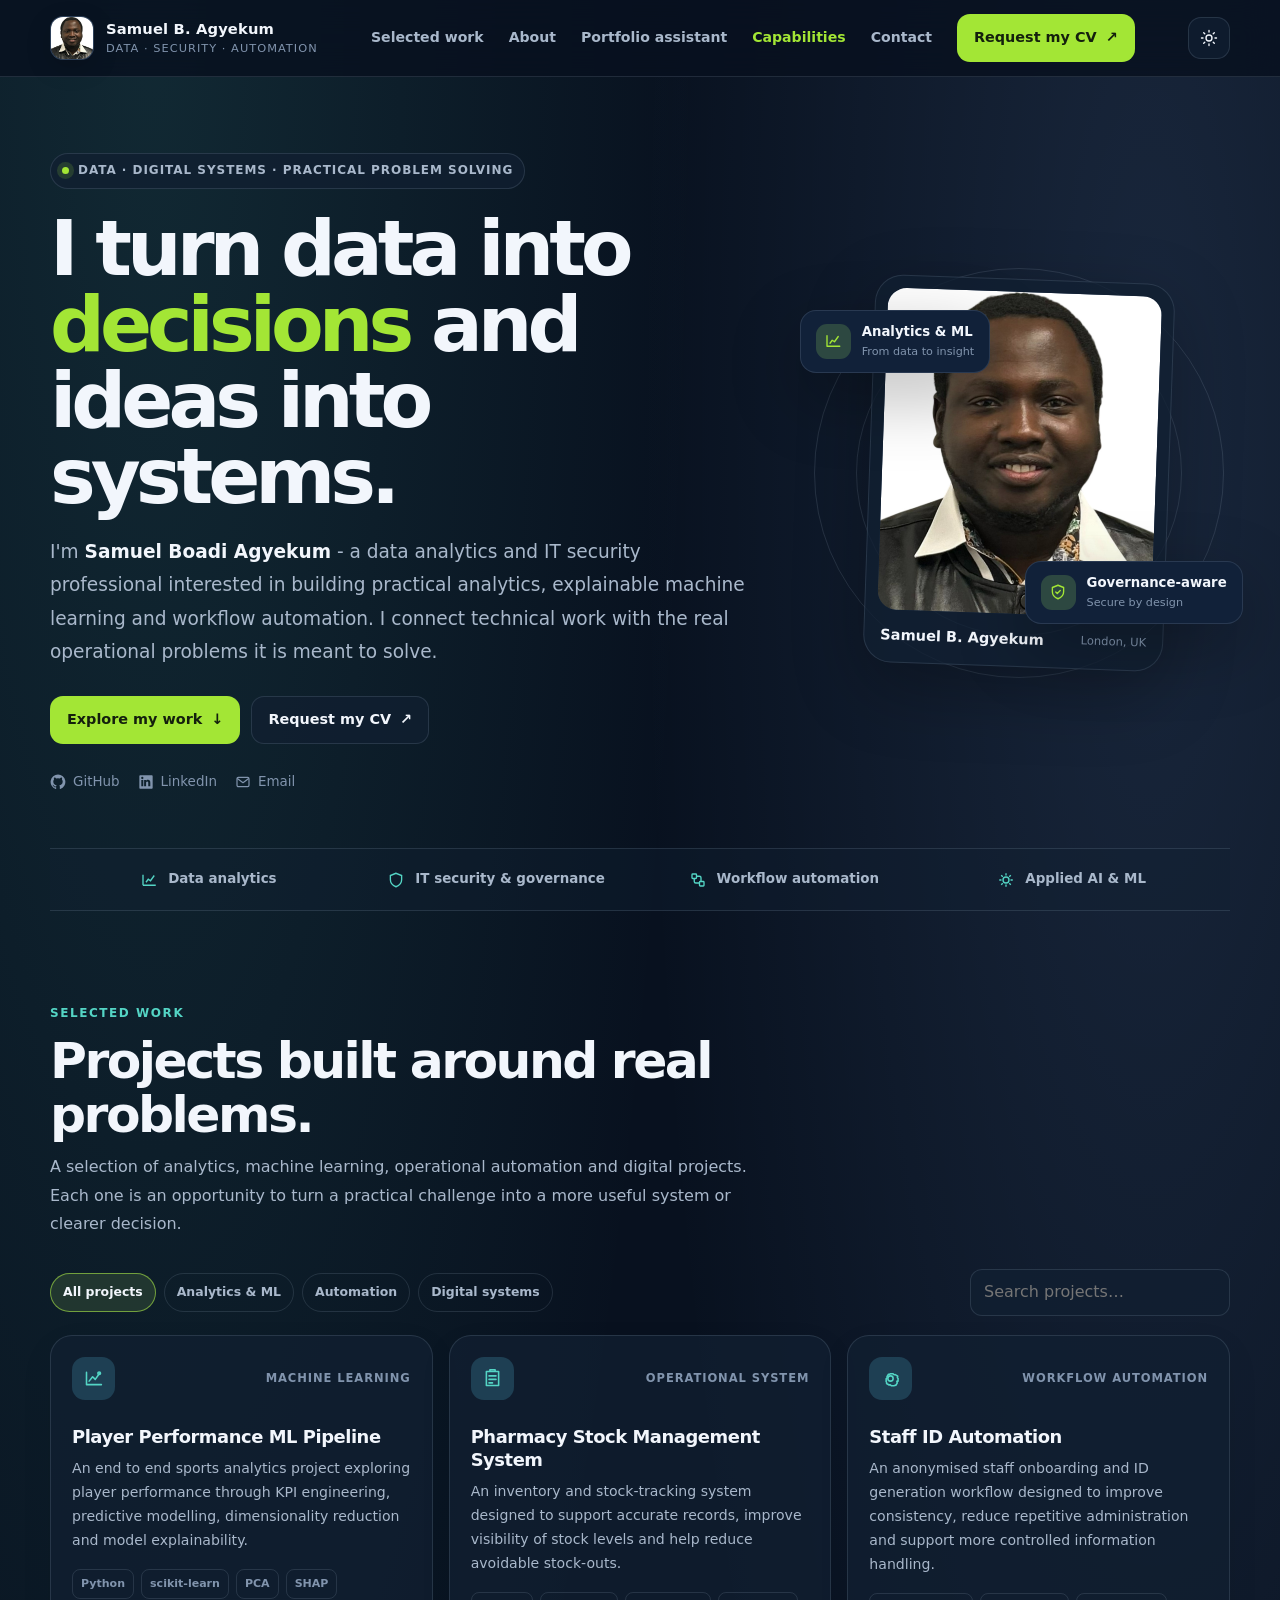
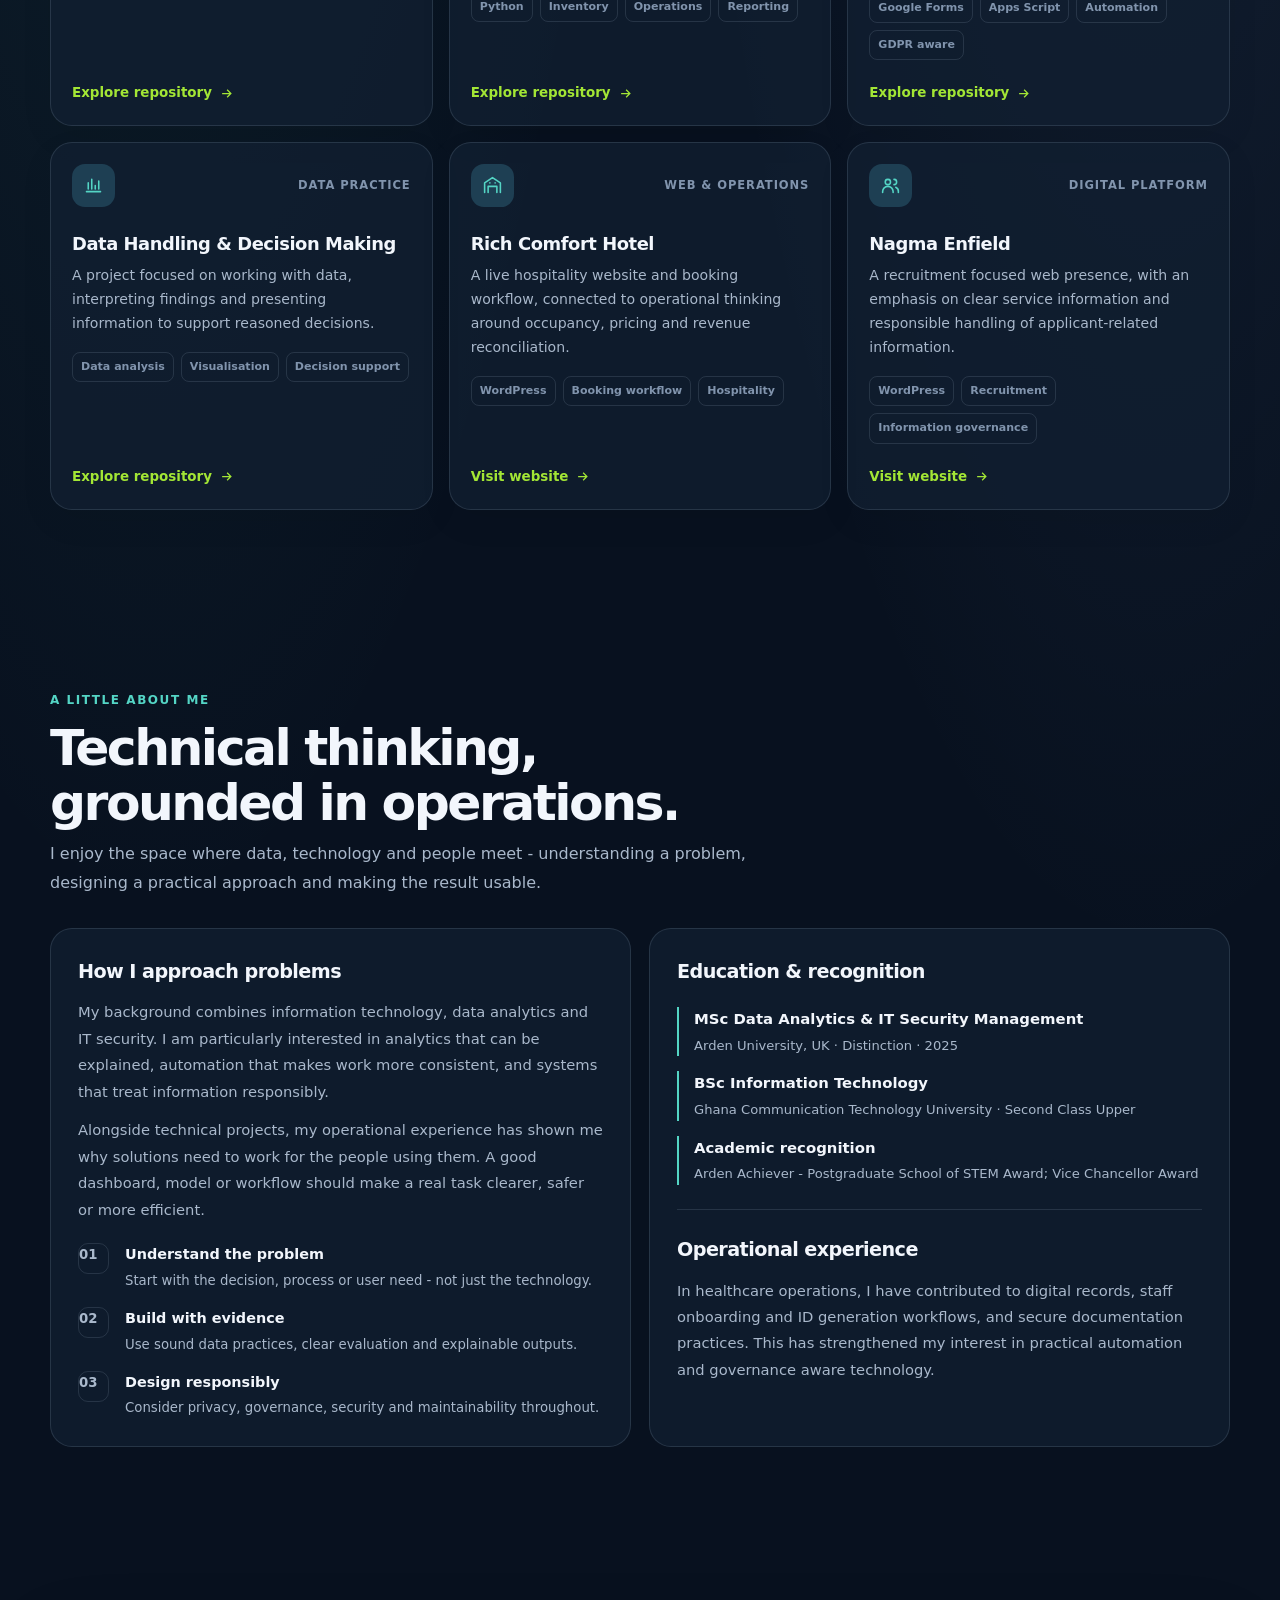
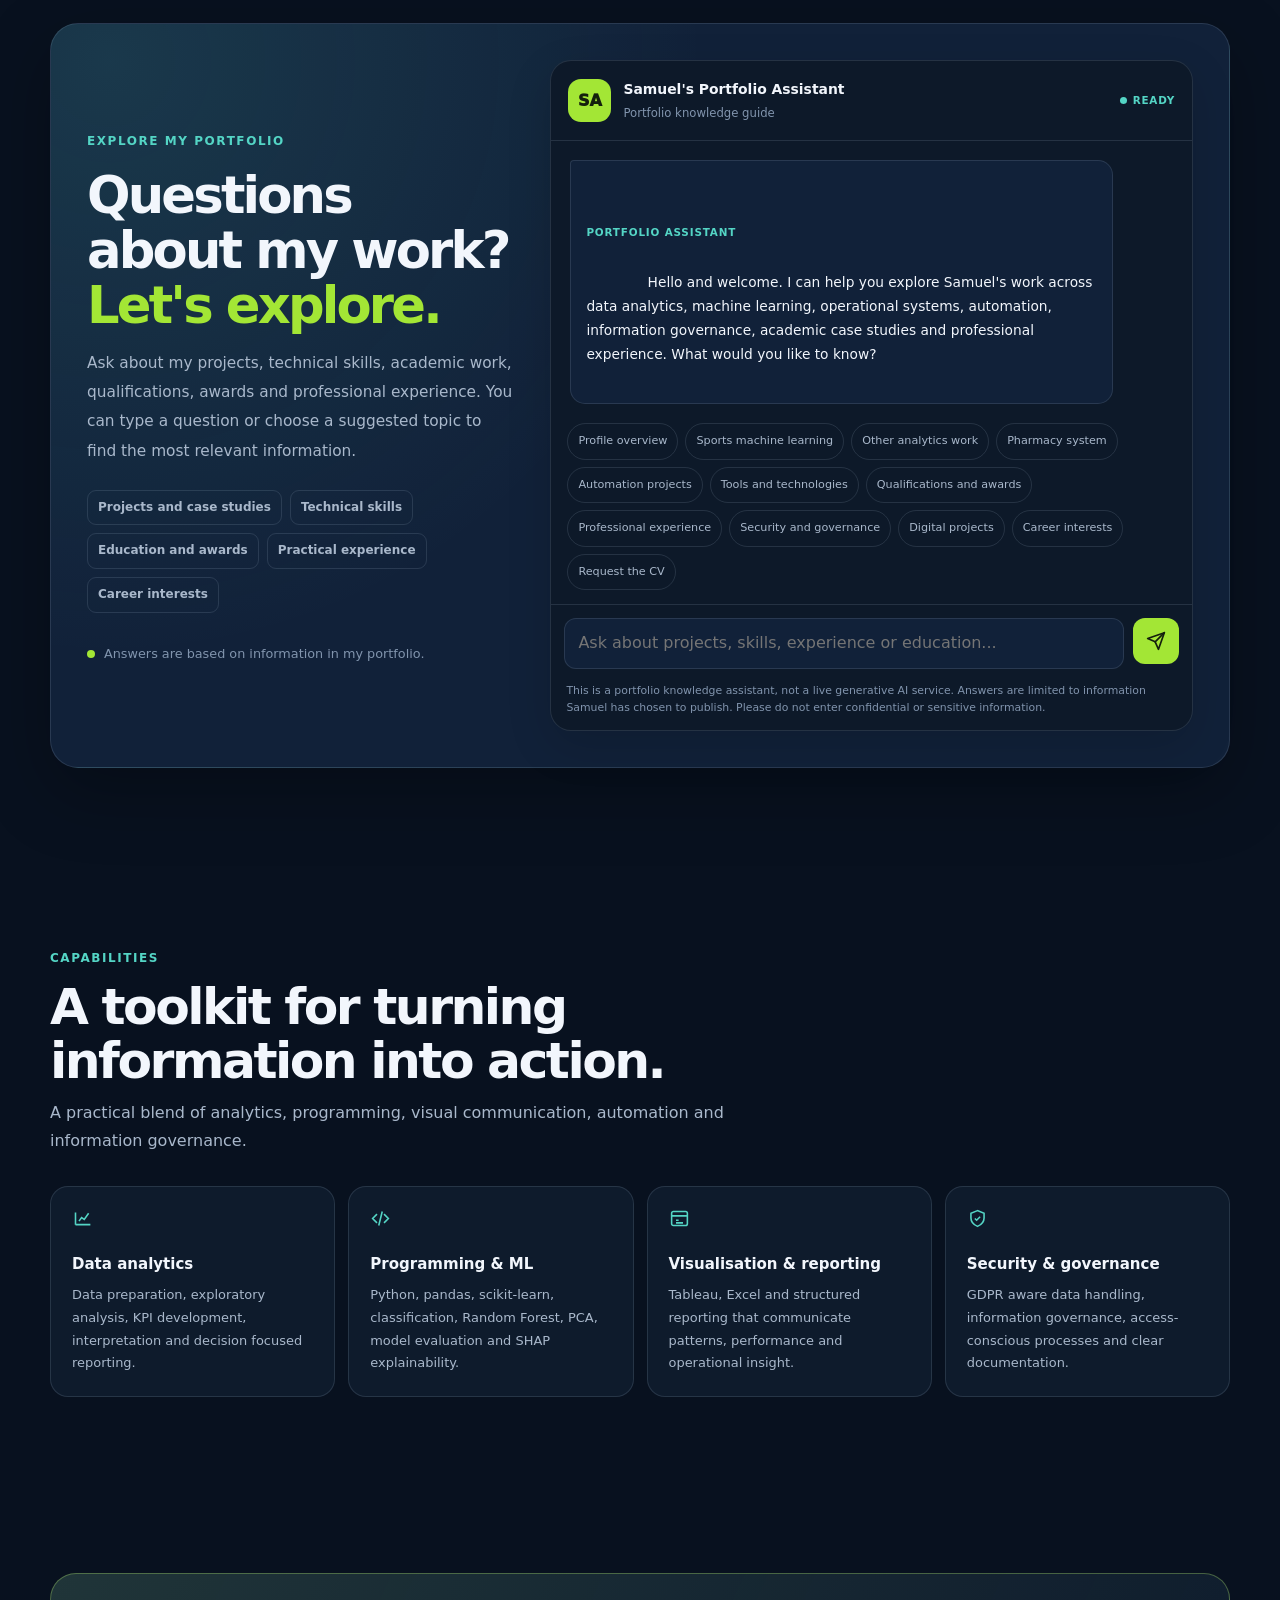
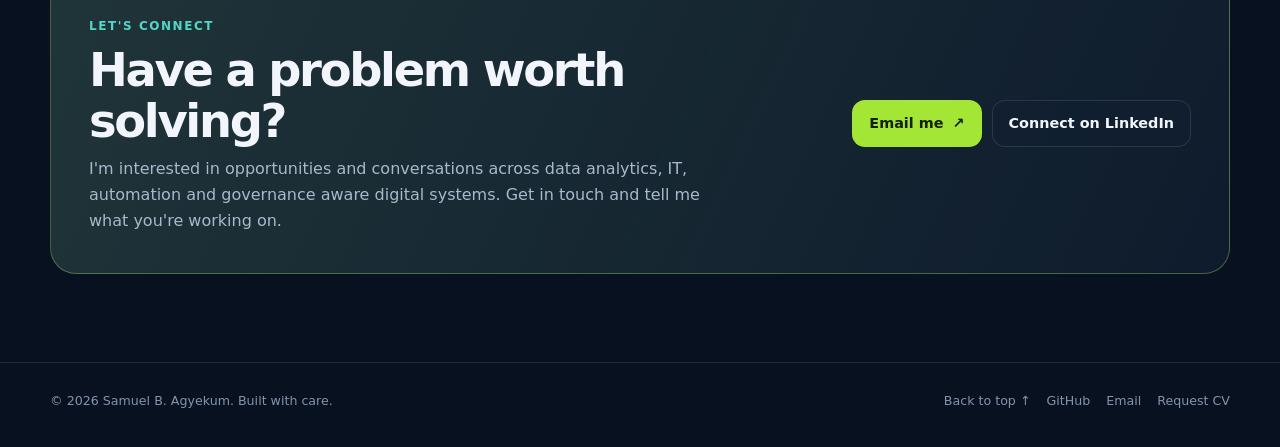
<file: index.html>
<!doctype html>
<html lang="en" data-theme="dark">
<head>
  <meta charset="utf-8">
  <meta name="viewport" content="width=device-width, initial-scale=1">
  <meta name="color-scheme" content="dark light">
  <meta name="theme-color" content="#08111f">
  <title>Samuel B. Agyekum | Data, Automation & Digital Systems</title>
  <meta name="description" content="Samuel B. Agyekum - data analytics, applied machine learning, workflow automation and governance aware digital systems.">
  <meta name="author" content="Samuel Boadi Agyekum">
 
<!-- Open Graph social sharing information -->
<meta property="og:type" content="website">
<meta property="og:site_name" content="Samuel B. Agyekum">
<meta property="og:title" content="Samuel B. Agyekum | Data, Automation & Digital Systems">
<meta property="og:description" content="Explore Samuel B. Agyekum's portfolio of data analytics, machine learning, IT security, workflow automation and digital projects.">
<meta property="og:url" content="https://agyekumboadi.github.io/">

<!-- Social sharing image -->
<meta property="og:image" content="https://agyekumboadi.github.io/assets/social-preview.png">
<meta property="og:image:secure_url" content="https://agyekumboadi.github.io/assets/social-preview.png">
<meta property="og:image:type" content="image/jpeg">
<meta property="og:image:width" content="1200">
<meta property="og:image:height" content="630">
<meta property="og:image:alt" content="Samuel B. Agyekum, Data Analytics and IT Security professional">

<!-- X and Twitter sharing information -->
<meta name="twitter:card" content="summary_large_image">
<meta name="twitter:title" content="Samuel B. Agyekum | Data, Automation & Digital Systems">
<meta name="twitter:description" content="Explore practical analytics, machine learning, IT security and digital projects.">
<meta name="twitter:image" content="https://agyekumboadi.github.io/assets/social-preview.png">
<meta name="twitter:image:alt" content="Samuel B. Agyekum professional portfolio">

<!-- Canonical website address -->
<link rel="canonical" href="https://agyekumboadi.github.io/">
 
  <style> 
    :root {
      color-scheme: dark;
      --bg: #08111f;
      --bg-soft: #0d1929;
      --surface: rgba(17, 31, 49, .78);
      --surface-solid: #112139;
      --surface-2: #172a43;
      --text: #f2f6fc;
      --muted: #a9b8cb;
      --muted-2: #8194ad;
      --line: rgba(180, 202, 226, .14);
      --accent: #a3e635;
      --accent-2: #54d5c5;
      --accent-3: #8bb8ff;
      --danger: #fca5a5;
      --shadow: 0 24px 70px rgba(0, 0, 0, .28);
      --radius: 22px;
      --max: 1180px;
      --focus: 0 0 0 3px rgba(163, 230, 53, .3);
    }
    :root[data-theme="light"] {
      color-scheme: light;
      --bg: #f4f7fb;
      --bg-soft: #eaf0f7;
      --surface: rgba(255,255,255,.82);
      --surface-solid: #fff;
      --surface-2: #edf3f8;
      --text: #142237;
      --muted: #4c5e74;
      --muted-2: #687a90;
      --line: rgba(26, 52, 82, .13);
      --accent: #4d7c0f;
      --accent-2: #087f79;
      --accent-3: #275ca8;
      --shadow: 0 20px 60px rgba(35, 54, 77, .1);
      --focus: 0 0 0 3px rgba(77, 124, 15, .2);
    }
    *, *::before, *::after { box-sizing: border-box; }
    html { scroll-behavior: smooth; scroll-padding-top: 100px; }
    body {
      margin: 0; min-width: 320px; color: var(--text);
      background:
        radial-gradient(ellipse at 12% 0%, rgba(84,213,197,.12), transparent 34rem),
        radial-gradient(ellipse at 90% 8%, rgba(139,184,255,.13), transparent 32rem),
        var(--bg);
      font-family: Inter, ui-sans-serif, system-ui, -apple-system, BlinkMacSystemFont, "Segoe UI", sans-serif;
      line-height: 1.65; overflow-x: hidden;
    }
    a { color: inherit; text-decoration: none; }
    button, input { font: inherit; }
    button, a { -webkit-tap-highlight-color: transparent; }
    :focus-visible { outline: none; box-shadow: var(--focus); }
    img { display: block; max-width: 100%; }
    .container { width: min(var(--max), calc(100% - 40px)); margin-inline: auto; }
    .skip-link { position: fixed; z-index: 2000; top: 12px; left: 12px; padding: 10px 14px; transform: translateY(-160%); background: var(--surface-solid); border: 1px solid var(--line); border-radius: 10px; }
    .skip-link:focus { transform: translateY(0); }
    .site-header { position: sticky; top: 0; z-index: 100; border-bottom: 1px solid var(--line); background: color-mix(in srgb, var(--bg) 82%, transparent); backdrop-filter: blur(18px); }
    .nav { position: relative; min-height: 76px; display: flex; align-items: center; justify-content: space-between; gap: 24px; }
    .nav-links a.is-active:not(.button) { color: var(--accent); }
    .brand { display: inline-flex; align-items: center; gap: 12px; min-width: 210px; }
    .brand-photo { width: 44px; height: 44px; flex: 0 0 44px; display: block; object-fit: cover; object-position: center 25%; border: 1px solid var(--line); border-radius: 13px; background: var(--surface-2); box-shadow: 0 8px 24px rgba(0,0,0,.18); }
    .brand-copy { display: grid; line-height: 1.15; }
    .brand-copy strong { font-size: .92rem; letter-spacing: .01em; }
    .brand-copy span { margin-top: 5px; color: var(--muted-2); font-size: .71rem; letter-spacing: .09em; text-transform: uppercase; }
    .nav-links { display: flex; align-items: center; gap: 25px; }
    .nav-links a:not(.button) { color: var(--muted); font-size: .88rem; font-weight: 650; transition: color .2s ease; }
    .nav-links a:not(.button):hover { color: var(--text); }
    .nav-actions { display: flex; align-items: center; gap: 9px; }
    .icon-button, .menu-button { width: 42px; height: 42px; display: inline-grid; place-items: center; border: 1px solid var(--line); border-radius: 13px; background: var(--surface); color: var(--text); cursor: pointer; }
    .icon-button svg, .menu-button svg { width: 18px; height: 18px; }
    .menu-button { display: none; }
    .button { min-height: 44px; display: inline-flex; align-items: center; justify-content: center; gap: 9px; padding: 11px 16px; border: 1px solid var(--line); border-radius: 13px; background: var(--surface); color: var(--text); font-size: .9rem; font-weight: 750; cursor: pointer; transition: transform .2s ease, border-color .2s ease, background .2s ease; }
    .button:hover { transform: translateY(-2px); border-color: color-mix(in srgb, var(--accent) 55%, var(--line)); }
    .button-primary { border-color: transparent; color: #14200d; background: var(--accent); }
    .button-primary:hover { background: color-mix(in srgb, var(--accent) 86%, white); }
    .button-quiet { background: transparent; }
    .button svg { width: 17px; height: 17px; flex: none; }

    .hero { padding: 76px 0 55px; display: grid; grid-template-columns: minmax(0, 1.25fr) minmax(300px, .75fr); gap: 55px; align-items: center; }
    .eyebrow { display: inline-flex; align-items: center; gap: 9px; padding: 7px 11px; border: 1px solid var(--line); border-radius: 999px; background: var(--surface); color: var(--muted); font-size: .75rem; font-weight: 750; letter-spacing: .08em; text-transform: uppercase; }
    .eyebrow-dot { width: 7px; height: 7px; border-radius: 50%; background: var(--accent); box-shadow: 0 0 0 5px color-mix(in srgb, var(--accent) 15%, transparent); }
    h1 { max-width: 800px; margin: 22px 0 20px; font-size: clamp(2.8rem, 6vw, 5.55rem); line-height: .99; letter-spacing: -.065em; font-weight: 850; }
    .gradient-text { color: var(--accent); }
    .hero-copy { max-width: 710px; margin: 0; color: var(--muted); font-size: clamp(1rem, 1.7vw, 1.16rem); line-height: 1.8; }
    .hero-copy strong { color: var(--text); font-weight: 700; }
    .hero-ctas { display: flex; flex-wrap: wrap; gap: 11px; margin-top: 28px; }
    .social-row { display: flex; flex-wrap: wrap; align-items: center; gap: 18px; margin-top: 27px; color: var(--muted-2); font-size: .84rem; }
    .social-row a { display: inline-flex; align-items: center; gap: 7px; transition: color .2s ease; }
    .social-row a:hover { color: var(--accent); }
    .social-row svg { width: 16px; height: 16px; }
    .hero-visual { position: relative; min-height: 430px; display: grid; place-items: center; }
    .visual-orbit { position: absolute; width: min(100%, 410px); aspect-ratio: 1; border: 1px solid var(--line); border-radius: 50%; }
    .visual-orbit::before, .visual-orbit::after { content: ""; position: absolute; border: 1px solid var(--line); border-radius: 50%; inset: 10%; }
    .visual-orbit::after { inset: 23%; border-style: dashed; opacity: .8; }
    .portrait-card { position: relative; z-index: 2; width: min(78%, 300px); padding: 12px; border: 1px solid var(--line); border-radius: 28px; background: var(--surface); box-shadow: var(--shadow); transform: rotate(2deg); }
    .portrait-frame { overflow: hidden; aspect-ratio: 4 / 4.7; border-radius: 19px; background: var(--surface-2); }
    .portrait-frame img { width: 100%; height: 100%; object-fit: cover; object-position: center 25%; }
    .portrait-caption { display: flex; align-items: center; justify-content: space-between; gap: 8px; padding: 13px 4px 3px; }
    .portrait-caption strong { font-size: .91rem; }
    .portrait-caption span { color: var(--muted-2); font-size: .72rem; }
    .float-card { position: absolute; z-index: 3; display: flex; align-items: center; gap: 11px; padding: 13px 15px; border: 1px solid var(--line); border-radius: 16px; background: var(--surface-solid); box-shadow: var(--shadow); }
    .float-card.one { top: 12%; left: -2%; }
    .float-card.two { right: -3%; bottom: 15%; }
    .float-icon { width: 35px; height: 35px; display: grid; place-items: center; border-radius: 11px; background: color-mix(in srgb, var(--accent) 16%, var(--surface-2)); color: var(--accent); }
    .float-icon svg { width: 18px; height: 18px; }
    .float-copy { display: grid; line-height: 1.25; }
    .float-copy strong { font-size: .83rem; }
    .float-copy span { margin-top: 4px; color: var(--muted-2); font-size: .7rem; }

    .trust-strip { padding: 19px 22px; display: grid; grid-template-columns: repeat(4, 1fr); gap: 15px; border-block: 1px solid var(--line); background: color-mix(in srgb, var(--surface) 50%, transparent); }
    .trust-item { display: flex; align-items: center; justify-content: center; gap: 10px; color: var(--muted); font-size: .84rem; font-weight: 700; text-align: center; }
    .trust-item svg { width: 18px; height: 18px; color: var(--accent-2); flex: none; }
    .section { padding: 88px 0; }
    .section-head { max-width: 720px; margin-bottom: 30px; }
    .section-label { color: var(--accent-2); font-size: .75rem; font-weight: 850; letter-spacing: .13em; text-transform: uppercase; }
    h2 { margin: 9px 0 10px; font-size: clamp(2rem, 4vw, 3.15rem); line-height: 1.08; letter-spacing: -.05em; }
    .section-intro { margin: 0; color: var(--muted); font-size: 1rem; line-height: 1.8; }

    .work-toolbar { display: flex; align-items: center; justify-content: space-between; flex-wrap: wrap; gap: 14px; margin-bottom: 19px; }
    .filters { display: flex; flex-wrap: wrap; gap: 8px; }
    .filter-button { padding: 8px 12px; border: 1px solid var(--line); border-radius: 999px; background: transparent; color: var(--muted); font-size: .78rem; font-weight: 750; cursor: pointer; }
    .filter-button[aria-pressed="true"] { border-color: color-mix(in srgb, var(--accent) 55%, var(--line)); background: color-mix(in srgb, var(--accent) 12%, var(--surface)); color: var(--text); }
    .project-search { width: min(100%, 260px); min-height: 40px; padding: 9px 13px; border: 1px solid var(--line); border-radius: 12px; color: var(--text); background: var(--surface); }
    .project-grid { display: grid; grid-template-columns: repeat(3, minmax(0, 1fr)); gap: 16px; }
    .project-card { min-height: 300px; display: flex; flex-direction: column; padding: 21px; border: 1px solid var(--line); border-radius: var(--radius); background: var(--surface); box-shadow: 0 12px 35px rgba(0,0,0,.06); transition: transform .22s ease, border-color .22s ease, background .22s ease; }
    .project-card[hidden] { display: none; }
    .project-card:hover { transform: translateY(-5px); border-color: color-mix(in srgb, var(--accent-2) 50%, var(--line)); background: var(--surface-solid); }
    .project-topline { display: flex; align-items: center; justify-content: space-between; gap: 12px; margin-bottom: 25px; }
    .project-icon { width: 43px; height: 43px; display: grid; place-items: center; border-radius: 13px; color: var(--accent-2); background: color-mix(in srgb, var(--accent-2) 12%, var(--surface-2)); }
    .project-icon svg { width: 21px; height: 21px; }
    .project-type { color: var(--muted-2); font-size: .72rem; font-weight: 750; letter-spacing: .08em; text-transform: uppercase; }
    .project-card h3 { margin: 0 0 9px; font-size: 1.12rem; line-height: 1.3; letter-spacing: -.025em; }
    .project-card p { margin: 0; color: var(--muted); font-size: .88rem; line-height: 1.7; }
    .tag-list { display: flex; flex-wrap: wrap; gap: 7px; margin-top: 16px; }
    .tag { padding: 5px 8px; border: 1px solid var(--line); border-radius: 8px; color: var(--muted-2); font-size: .69rem; font-weight: 700; }
    .project-link { display: inline-flex; align-items: center; gap: 7px; margin-top: auto; padding-top: 22px; color: var(--accent); font-size: .84rem; font-weight: 800; }
    .project-link svg { width: 15px; height: 15px; transition: transform .2s ease; }
    .project-link:hover svg { transform: translateX(4px); }
    .empty-state { display: none; padding: 30px; border: 1px dashed var(--line); border-radius: 16px; color: var(--muted); text-align: center; }

    .about-layout { display: grid; grid-template-columns: 1fr 1fr; gap: 18px; align-items: stretch; }
    .panel { padding: 27px; border: 1px solid var(--line); border-radius: var(--radius); background: var(--surface); }
    .panel h3 { margin: 0 0 12px; font-size: 1.2rem; letter-spacing: -.03em; }
    .panel p { margin: 0 0 12px; color: var(--muted); font-size: .92rem; line-height: 1.8; }
    .panel p:last-child { margin-bottom: 0; }
    .principles { display: grid; gap: 15px; margin-top: 20px; }
    .principle { display: grid; grid-template-columns: 35px 1fr; gap: 12px; align-items: start; }
    .principle-number { width: 31px; height: 31px; display: grid; place-items: center; border: 1px solid var(--line); border-radius: 10px; color: var(--accent); font-size: .75rem; font-weight: 850; }
    .principle strong { display: block; margin-bottom: 3px; font-size: .9rem; }
    .principle span { display: block; color: var(--muted); font-size: .83rem; }
    .education-list { display: grid; gap: 15px; margin-top: 20px; }
    .education-item { padding-left: 15px; border-left: 2px solid var(--accent-2); }
    .education-item strong { display: block; font-size: .93rem; }
    .education-item span { display: block; margin-top: 3px; color: var(--muted); font-size: .82rem; }

    /* Interactive portfolio assistant */
    .pa-shell {
      display: grid;
      grid-template-columns: .8fr 1.2fr;
      gap: 35px;
      align-items: center;
      padding: 36px;
      border: 1px solid var(--line);
      border-radius: 28px;
      background:
        radial-gradient(circle at 5% 5%, color-mix(in srgb, var(--accent-2) 13%, transparent), transparent 45%),
        var(--surface-solid);
      box-shadow: var(--shadow);
    }
    .pa-intro h2 { margin: 14px 0; font-size: clamp(2rem, 4vw, 3.25rem); line-height: 1.08; letter-spacing: -.055em; }
    .pa-intro h2 span { color: var(--accent); }
    .pa-intro > p { color: var(--muted); line-height: 1.9; font-size: .96rem; }
    .pa-topics { display: flex; flex-wrap: wrap; gap: 8px; margin-top: 24px; }
    .pa-topics span { padding: 7px 10px; border: 1px solid var(--line); border-radius: 9px; color: var(--muted); font-size: .75rem; font-weight: 700; }
    .pa-note { display: flex; align-items: center; gap: 9px; margin-top: 30px; color: var(--muted-2); font-size: .8rem; }
    .pa-note-dot { width: 8px; height: 8px; border-radius: 50%; background: var(--accent); }
    .pa-chat { min-width: 0; overflow: hidden; border: 1px solid var(--line); border-radius: 21px; background: var(--bg-soft); box-shadow: 0 15px 45px rgba(0,0,0,.14); }
    .pa-chat-header { display: flex; align-items: center; gap: 12px; padding: 17px; border-bottom: 1px solid var(--line); }
    .pa-avatar { width: 43px; height: 43px; flex: none; display: grid; place-items: center; border-radius: 13px; background: var(--accent); color: #14200d; font-weight: 950; }
    .pa-header-copy { display: grid; gap: 3px; }
    .pa-header-copy strong { font-size: .87rem; }
    .pa-header-copy span { color: var(--muted-2); font-size: .73rem; }
    .pa-online { margin-left: auto; display: flex; align-items: center; gap: 6px; color: var(--accent-2); font-size: .65rem; font-weight: 850; letter-spacing: .07em; }
    .pa-online i { width: 7px; height: 7px; border-radius: 50%; background: var(--accent-2); }
    .pa-messages { min-height: 260px; max-height: 380px; overflow-y: auto; display: flex; flex-direction: column; gap: 13px; padding: 19px; scroll-behavior: smooth; }
    .pa-message { max-width: 90%; padding: 13px 15px; border: 1px solid var(--line); border-radius: 15px; font-size: .86rem; line-height: 1.75; white-space: pre-wrap; overflow-wrap: anywhere; }
    .pa-message.assistant { align-self: flex-start; background: var(--surface-solid); color: var(--text); border-top-left-radius: 4px; }
    .pa-message.user { align-self: flex-end; background: color-mix(in srgb, var(--accent) 13%, var(--surface-solid)); border-color: color-mix(in srgb, var(--accent) 30%, var(--line)); border-top-right-radius: 4px; }
    .pa-message-label { display: block; margin-bottom: 5px; color: var(--accent-2); font-size: .65rem; font-weight: 850; letter-spacing: .08em; }
    .pa-suggestions { display: flex; flex-wrap: wrap; gap: 7px; padding: 0 16px 14px; }
    .pa-suggestions button { padding: 8px 10px; border: 1px solid var(--line); border-radius: 999px; background: transparent; color: var(--muted); font-size: .7rem; cursor: pointer; transition: .2s ease; }
    .pa-suggestions button:hover { border-color: var(--accent-2); color: var(--text); background: var(--surface); }
    .pa-form { display: flex; gap: 9px; padding: 13px; border-top: 1px solid var(--line); }
    .pa-form input { flex: 1; min-width: 0; min-height: 45px; padding: 11px 13px; border: 1px solid var(--line); border-radius: 12px; background: var(--surface-solid); color: var(--text); outline: none; }
    .pa-form input:focus { border-color: var(--accent-2); }
    .pa-form button { width: 46px; height: 46px; flex: none; display: grid; place-items: center; border: 0; border-radius: 12px; background: var(--accent); color: #14200d; cursor: pointer; }
    .pa-form button:disabled { opacity: .5; cursor: not-allowed; }
    .pa-form button svg { width: 20px; height: 20px; }
    .pa-footer { padding: 0 15px 14px; color: var(--muted-2); font-size: .68rem; line-height: 1.6; }
    .pa-typing { display: inline-flex; gap: 5px; padding: 4px 0; }
    .pa-typing span { width: 6px; height: 6px; border-radius: 50%; background: var(--accent-2); animation: paPulse 1s infinite alternate; }
    .pa-typing span:nth-child(2) { animation-delay: .2s; }
    .pa-typing span:nth-child(3) { animation-delay: .4s; }
    @keyframes paPulse { from { opacity: .25; transform: translateY(0); } to { opacity: 1; transform: translateY(-4px); } }

    .skills-grid { display: grid; grid-template-columns: repeat(4, 1fr); gap: 13px; }
    .skill-card { padding: 21px; border: 1px solid var(--line); border-radius: 18px; background: var(--surface); }
    .skill-card svg { width: 21px; height: 21px; margin-bottom: 14px; color: var(--accent-2); }
    .skill-card h3 { margin: 0 0 8px; font-size: .94rem; }
    .skill-card p { margin: 0; color: var(--muted); font-size: .81rem; line-height: 1.75; }

    .contact-panel { display: grid; grid-template-columns: 1fr auto; gap: 25px; align-items: center; padding: 38px; border: 1px solid color-mix(in srgb, var(--accent) 25%, var(--line)); border-radius: 26px; background: linear-gradient(115deg, color-mix(in srgb, var(--accent) 10%, var(--surface-solid)), var(--surface)); }
    .contact-panel h2 { margin-top: 7px; font-size: clamp(2rem, 4vw, 2.9rem); }
    .contact-panel p { max-width: 620px; margin: 0; color: var(--muted); }
    .contact-actions { display: flex; flex-wrap: wrap; gap: 10px; }
    .site-footer { padding: 28px 0 35px; border-top: 1px solid var(--line); color: var(--muted-2); font-size: .79rem; }
    .footer-inner { display: flex; align-items: center; justify-content: space-between; flex-wrap: wrap; gap: 14px; }
    .footer-links { display: flex; flex-wrap: wrap; gap: 16px; }
    .footer-links a:hover { color: var(--accent); }

    @media (max-width: 1000px) {
      .nav-links { gap: 15px; }
      .hero { gap: 25px; }
      .project-grid { grid-template-columns: repeat(2, minmax(0,1fr)); }
      .skills-grid { grid-template-columns: repeat(2, 1fr); }
    }
    @media (max-width: 760px) {
      .container { width: min(100% - 32px, var(--max)); }
      .nav { min-height: 68px; }
      .brand { min-width: 0; }
      .menu-button { display: inline-grid; }
      .nav-links {
        position: absolute;
        top: calc(100% + 9px);
        left: auto;
        right: 0;
        width: min(430px, calc(100vw - 32px));
        max-height: calc(100dvh - 105px);
        overflow-y: auto;
        display: none;
        padding: 12px;
        border: 1px solid var(--line);
        border-radius: 18px;
        background: color-mix(in srgb, var(--surface-solid) 94%, transparent);
        backdrop-filter: blur(18px);
        box-shadow: var(--shadow);
      }
      .nav-links.open { display: grid; grid-template-columns: repeat(2, minmax(0, 1fr)); gap: 8px; }
      .nav-links a:not(.button) {
        display: flex;
        align-items: center;
        min-height: 46px;
        padding: 10px 12px;
        border: 1px solid var(--line);
        border-radius: 11px;
        background: var(--surface);
        color: var(--text);
        font-size: .82rem;
      }
      .nav-links a.is-active:not(.button) { border-color: color-mix(in srgb, var(--accent) 48%, var(--line)); background: color-mix(in srgb, var(--accent) 10%, var(--surface)); }
      .nav-links .button { grid-column: 1 / -1; }
      .hero { padding: 56px 0 42px; grid-template-columns: 1fr; }
      .hero-visual { min-height: 350px; }
      .visual-orbit { width: 320px; }
      .portrait-card { width: 230px; }
      .float-card.one { left: 4%; top: 8%; }
      .float-card.two { right: 2%; bottom: 9%; }
      .trust-strip { grid-template-columns: repeat(2, 1fr); padding-inline: 10px; }
      .section { padding: 66px 0; }
      .about-layout { grid-template-columns: 1fr; }
      .pa-shell { grid-template-columns: 1fr; }
      .contact-panel { grid-template-columns: 1fr; padding: 27px; }
    }
    @media (max-width: 520px) {
      .container { width: min(100% - 26px, var(--max)); }
      .brand-copy span { display: none; }
      .nav-actions { gap: 6px; }
      .nav-links.open { grid-template-columns: repeat(2, minmax(0, 1fr)); }
      h1 { font-size: clamp(2.65rem, 13vw, 3.7rem); }
      .hero-ctas .button { width: 100%; }
      .social-row { gap: 13px; }
      .float-card { padding: 10px; }
      .float-card.one { left: 0; }
      .float-card.two { right: 0; }
      .float-copy strong { font-size: .75rem; }
      .float-copy span { font-size: .65rem; }
      .project-grid, .skills-grid { grid-template-columns: 1fr; }
      .work-toolbar { align-items: stretch; }
      .project-search { width: 100%; }
      .panel { padding: 22px; }
      .pa-shell { padding: 16px; border-radius: 19px; }
      .pa-chat-header { padding: 13px; }
      .pa-messages { padding: 13px; }
      .pa-message { max-width: 96%; }
      .pa-online { font-size: .58rem; }
      .pa-suggestions button { font-size: .66rem; }
      .pa-form { padding: 10px; }
      .contact-actions .button { width: 100%; }
      .footer-inner { align-items: flex-start; flex-direction: column; }
    }
    @media (prefers-reduced-motion: reduce) {
      *, *::before, *::after { scroll-behavior: auto !important; animation-duration: .01ms !important; animation-iteration-count: 1 !important; transition-duration: .01ms !important; }
    }
  </style>
</head>
<body>
  <a class="skip-link" href="#main">Skip to content</a>
  <header class="site-header">
    <nav class="nav container" aria-label="Main navigation">
      <a class="brand" href="#top" aria-label="Samuel Agyekum home">
        <img class="brand-photo" src="assets/profile.png" alt="Samuel Agyekum" width="42" height="42">
        <span class="brand-copy"><strong>Samuel B. Agyekum</strong><span>Data · Security · Automation</span></span>
      </a>
      <div class="nav-links" id="navLinks">
        <a href="#work">Selected work</a>
        <a href="#about">About</a>
        <a href="#ai-workflow">Portfolio assistant</a>
        <a href="#skills">Capabilities</a>
        <a href="#contact">Contact</a>
        <a class="button button-primary" data-cv-request href="mailto:agyekumowuraku@gmail.com?subject=CV%20Request%20%E2%80%93%20Samuel%20Agyekum">Request my CV <span aria-hidden="true">↗</span></a>
      </div>
      <div class="nav-actions">
        <button class="icon-button" id="themeToggle" type="button" aria-label="Switch colour theme" title="Switch colour theme">
          <svg viewBox="0 0 24 24" fill="none" stroke="currentColor" stroke-width="1.8" stroke-linecap="round" stroke-linejoin="round" aria-hidden="true"><circle cx="12" cy="12" r="4"/><path d="M12 2v2m0 16v2M4.93 4.93l1.42 1.42m11.3 11.3 1.42 1.42M2 12h2m16 0h2M4.93 19.07l1.42-1.42m11.3-11.3 1.42-1.42"/></svg>
        </button>
        <button class="menu-button" id="menuToggle" type="button" aria-label="Open navigation menu" aria-expanded="false" aria-controls="navLinks">
          <svg viewBox="0 0 24 24" fill="none" stroke="currentColor" stroke-width="1.8" stroke-linecap="round" aria-hidden="true"><path d="M4 7h16M4 12h16M4 17h16"/></svg>
        </button>
      </div>
    </nav>
  </header>

  <main id="main">
    <section class="hero container" id="top">
      <div>
        <span class="eyebrow"><span class="eyebrow-dot"></span> Data · Digital systems · Practical problem solving</span>
        <h1>I turn data into <span class="gradient-text">decisions</span> and ideas into systems.</h1>
        <p class="hero-copy">I'm <strong>Samuel Boadi Agyekum</strong> - a data analytics and IT security professional interested in building practical analytics, explainable machine learning and workflow automation. I connect technical work with the real operational problems it is meant to solve.</p>
        <div class="hero-ctas">
          <a class="button button-primary" href="#work">Explore my work <span aria-hidden="true">↓</span></a>
          <a class="button" data-cv-request href="mailto:agyekumowuraku@gmail.com?subject=CV%20Request%20%E2%80%93%20Samuel%20Agyekum">Request my CV <span aria-hidden="true">↗</span></a>
        </div>
        <div class="social-row" aria-label="Social links">
          <a href="https://github.com/agyekumboadi" target="_blank" rel="noopener noreferrer" aria-label="GitHub profile"><svg viewBox="0 0 24 24" fill="currentColor" aria-hidden="true"><path d="M12 .9a11.1 11.1 0 0 0-3.51 21.63c.55.1.76-.24.76-.53v-2.08c-3.1.67-3.76-1.32-3.76-1.32-.5-1.28-1.23-1.62-1.23-1.62-1.01-.69.08-.68.08-.68 1.12.08 1.7 1.15 1.7 1.15.99 1.69 2.59 1.2 3.22.92.1-.72.39-1.2.7-1.48-2.47-.28-5.07-1.24-5.07-5.5 0-1.22.44-2.22 1.15-3-.12-.28-.5-1.42.11-2.96 0 0 .94-.3 3.05 1.15a10.6 10.6 0 0 1 5.55 0c2.12-1.44 3.05-1.15 3.05-1.15.61 1.54.23 2.68.11 2.96.72.78 1.15 1.78 1.15 3.01 0 4.27-2.6 5.21-5.08 5.49.4.35.75 1.03.75 2.08V22c0 .29.2.63.77.52A11.1 11.1 0 0 0 12 .9Z"/></svg> GitHub</a>
          <a href="https://www.linkedin.com/in/samuelbagyekum" target="_blank" rel="noopener noreferrer"><svg viewBox="0 0 24 24" fill="currentColor" aria-hidden="true"><path d="M20.45 2H3.55C2.69 2 2 2.68 2 3.52v16.96c0 .84.69 1.52 1.55 1.52h16.9c.86 0 1.55-.68 1.55-1.52V3.52c0-.84-.69-1.52-1.55-1.52ZM7.93 18.35H4.96V9.02h2.97v9.33ZM6.45 7.75a1.72 1.72 0 1 1 0-3.44 1.72 1.72 0 0 1 0 3.44Zm11.9 10.6h-2.97v-4.54c0-1.08-.02-2.47-1.5-2.47-1.5 0-1.73 1.17-1.73 2.39v4.62H9.18V9.02h2.85v1.27h.04c.4-.73 1.37-1.5 2.82-1.5 3.02 0 3.58 1.98 3.58 4.56v5Z"/></svg> LinkedIn</a>
          <a href="mailto:agyekumowuraku@gmail.com"><svg viewBox="0 0 24 24" fill="none" stroke="currentColor" stroke-width="1.8" stroke-linecap="round" stroke-linejoin="round" aria-hidden="true"><rect x="3" y="5" width="18" height="14" rx="2"/><path d="m4 7 8 6 8-6"/></svg> Email</a>
        </div>
      </div>
      <div class="hero-visual" aria-label="Profile photograph and professional highlights">
        <div class="visual-orbit" aria-hidden="true"></div>
        <div class="portrait-card">
          <div class="portrait-frame"><img src="assets/profile.png" alt="Portrait of Samuel Agyekum" width="600" height="700"></div>
          <div class="portrait-caption"><strong>Samuel B. Agyekum</strong><span>London, UK</span></div>
        </div>
        <div class="float-card one"><span class="float-icon"><svg viewBox="0 0 24 24" fill="none" stroke="currentColor" stroke-width="1.8" stroke-linecap="round" stroke-linejoin="round"><path d="M4 19V5m0 14h17M8 15l3-4 3 2 5-7"/></svg></span><span class="float-copy"><strong>Analytics & ML</strong><span>From data to insight</span></span></div>
        <div class="float-card two"><span class="float-icon"><svg viewBox="0 0 24 24" fill="none" stroke="currentColor" stroke-width="1.8" stroke-linecap="round" stroke-linejoin="round"><path d="M12 3 4.5 6v5.5c0 4.5 3.2 7.8 7.5 9.5 4.3-1.7 7.5-5 7.5-9.5V6L12 3Z"/><path d="m9 12 2 2 4-4"/></svg></span><span class="float-copy"><strong>Governance-aware</strong><span>Secure by design</span></span></div>
      </div>
    </section>

    <div class="trust-strip container" aria-label="Areas of focus">
      <div class="trust-item"><svg viewBox="0 0 24 24" fill="none" stroke="currentColor" stroke-width="1.8"><path d="M4 19V5m0 14h17M8 15l3-4 3 2 5-7"/></svg>Data analytics</div>
      <div class="trust-item"><svg viewBox="0 0 24 24" fill="none" stroke="currentColor" stroke-width="1.8"><path d="M12 3 4.5 6v5.5c0 4.5 3.2 7.8 7.5 9.5 4.3-1.7 7.5-5 7.5-9.5V6L12 3Z"/></svg>IT security & governance</div>
      <div class="trust-item"><svg viewBox="0 0 24 24" fill="none" stroke="currentColor" stroke-width="1.8"><rect x="4" y="4" width="6" height="6" rx="1"/><rect x="14" y="14" width="6" height="6" rx="1"/><path d="M10 7h4a2 2 0 0 1 2 2v5M7 10v4a2 2 0 0 0 2 2h5"/></svg>Workflow automation</div>
      <div class="trust-item"><svg viewBox="0 0 24 24" fill="none" stroke="currentColor" stroke-width="1.8"><path d="M12 3v3m0 12v3M3 12h3m12 0h3M5.6 5.6l2.1 2.1m8.6 8.6 2.1 2.1m0-12.8-2.1 2.1m-8.6 8.6-2.1 2.1"/><circle cx="12" cy="12" r="4"/></svg>Applied AI & ML</div>
    </div>

    <section class="section container" id="work">
      <div class="section-head">
        <span class="section-label">Selected work</span>
        <h2>Projects built around real problems.</h2>
        <p class="section-intro">A selection of analytics, machine learning, operational automation and digital projects. Each one is an opportunity to turn a practical challenge into a more useful system or clearer decision.</p>
      </div>
      <div class="work-toolbar">
        <div class="filters" role="group" aria-label="Filter projects">
          <button class="filter-button" type="button" data-filter="all" aria-pressed="true">All projects</button>
          <button class="filter-button" type="button" data-filter="analytics" aria-pressed="false">Analytics & ML</button>
          <button class="filter-button" type="button" data-filter="automation" aria-pressed="false">Automation</button>
          <button class="filter-button" type="button" data-filter="digital" aria-pressed="false">Digital systems</button>
        </div>
        <label class="visually-hidden" for="projectSearch">Search projects</label>
        <input class="project-search" id="projectSearch" type="search" placeholder="Search projects…" autocomplete="off">
      </div>
      <div class="project-grid" id="projectGrid">
        <article class="project-card" data-category="analytics" data-search="player performance machine learning multi sport football basketball python random forest pca shap explainability">
          <div class="project-topline"><span class="project-icon"><svg viewBox="0 0 24 24" fill="none" stroke="currentColor" stroke-width="1.8" stroke-linecap="round" stroke-linejoin="round"><path d="M4 19V5m0 14h17M7 15l4-5 3 3 5-7"/><circle cx="18.5" cy="6" r="1.5"/></svg></span><span class="project-type">Machine learning</span></div>
          <h3>Player Performance ML Pipeline</h3>
          <p>An end to end sports analytics project exploring player performance through KPI engineering, predictive modelling, dimensionality reduction and model explainability.</p>
          <div class="tag-list"><span class="tag">Python</span><span class="tag">scikit-learn</span><span class="tag">PCA</span><span class="tag">SHAP</span></div>
          <a class="project-link" href="https://github.com/agyekumboadi/player-performance-ml-pipeline" target="_blank" rel="noopener noreferrer">Explore repository <svg viewBox="0 0 24 24" fill="none" stroke="currentColor" stroke-width="2"><path d="M5 12h14m-6-6 6 6-6 6"/></svg></a>
        </article>
        <article class="project-card" data-category="digital" data-search="pharmacy stock management inventory tracking system revenue analytics operations">
          <div class="project-topline"><span class="project-icon"><svg viewBox="0 0 24 24" fill="none" stroke="currentColor" stroke-width="1.8" stroke-linecap="round" stroke-linejoin="round"><path d="M5 4h14v16H5zM9 4V2h6v2M8 9h8M8 13h8M8 17h4"/></svg></span><span class="project-type">Operational system</span></div>
          <h3>Pharmacy Stock Management System</h3>
          <p>An inventory and stock-tracking system designed to support accurate records, improve visibility of stock levels and help reduce avoidable stock-outs.</p>
          <div class="tag-list"><span class="tag">Python</span><span class="tag">Inventory</span><span class="tag">Operations</span><span class="tag">Reporting</span></div>
          <a class="project-link" href="https://github.com/agyekumboadi/pharmacy-stock-management-system" target="_blank" rel="noopener noreferrer">Explore repository <svg viewBox="0 0 24 24" fill="none" stroke="currentColor" stroke-width="2"><path d="M5 12h14m-6-6 6 6-6 6"/></svg></a>
        </article>
        <article class="project-card" data-category="automation" data-search="staff onboarding id generation automation google forms apps script workflow governance gdpr">
          <div class="project-topline"><span class="project-icon"><svg viewBox="0 0 24 24" fill="none" stroke="currentColor" stroke-width="1.8" stroke-linecap="round" stroke-linejoin="round"><circle cx="12" cy="12" r="3"/><path d="M19.4 15a1.7 1.7 0 0 0 .34 1.88l.06.06-1.7 2.94-.09-.03a1.7 1.7 0 0 0-1.82.43l-.06.06h-3.4l-.04-.09a1.7 1.7 0 0 0-1.52-1.03 1.7 1.7 0 0 0-.65.13l-.08.03-2.94-1.7.03-.09a1.7 1.7 0 0 0-.43-1.82l-.06-.06v-3.4l.09-.04a1.7 1.7 0 0 0 .9-2.17l-.03-.08 1.7-2.94.09.03a1.7 1.7 0 0 0 1.82-.43l.06-.06h3.4l.04.09a1.7 1.7 0 0 0 2.17.9l.08-.03 2.94 1.7-.03.09A1.7 1.7 0 0 0 20.7 12l-.06.06v2.94Z"/></svg></span><span class="project-type">Workflow automation</span></div>
          <h3>Staff ID Automation</h3>
          <p>An anonymised staff onboarding and ID generation workflow designed to improve consistency, reduce repetitive administration and support more controlled information handling.</p>
          <div class="tag-list"><span class="tag">Google Forms</span><span class="tag">Apps Script</span><span class="tag">Automation</span><span class="tag">GDPR aware</span></div>
          <a class="project-link" href="https://github.com/agyekumboadi/care-staff-id-automation-anonymised" target="_blank" rel="noopener noreferrer">Explore repository <svg viewBox="0 0 24 24" fill="none" stroke="currentColor" stroke-width="2"><path d="M5 12h14m-6-6 6 6-6 6"/></svg></a>
        </article>
        <article class="project-card" data-category="analytics" data-search="data handling decision making analytics data design visualisation">
          <div class="project-topline"><span class="project-icon"><svg viewBox="0 0 24 24" fill="none" stroke="currentColor" stroke-width="1.8" stroke-linecap="round" stroke-linejoin="round"><path d="M4 19h16M6 16V9m4 7V5m4 11v-4m4 4V7"/></svg></span><span class="project-type">Data practice</span></div>
          <h3>Data Handling & Decision Making</h3>
          <p>A project focused on working with data, interpreting findings and presenting information to support reasoned decisions.</p>
          <div class="tag-list"><span class="tag">Data analysis</span><span class="tag">Visualisation</span><span class="tag">Decision support</span></div>
          <a class="project-link" href="https://github.com/agyekumboadi/data-handling-and-decision-making" target="_blank" rel="noopener noreferrer">Explore repository <svg viewBox="0 0 24 24" fill="none" stroke="currentColor" stroke-width="2"><path d="M5 12h14m-6-6 6 6-6 6"/></svg></a>
        </article>
        <article class="project-card" data-category="digital" data-search="rich comfort hotel hospitality website booking revenue occupancy automation">
          <div class="project-topline"><span class="project-icon"><svg viewBox="0 0 24 24" fill="none" stroke="currentColor" stroke-width="1.8" stroke-linecap="round" stroke-linejoin="round"><path d="M3 20V9l9-6 9 6v11M7 20v-7h10v7M9 9h.01M15 9h.01"/></svg></span><span class="project-type">Web & operations</span></div>
          <h3>Rich Comfort Hotel</h3>
          <p>A live hospitality website and booking workflow, connected to operational thinking around occupancy, pricing and revenue reconciliation.</p>
          <div class="tag-list"><span class="tag">WordPress</span><span class="tag">Booking workflow</span><span class="tag">Hospitality</span></div>
          <a class="project-link" href="https://richchotel.com" target="_blank" rel="noopener noreferrer">Visit website <svg viewBox="0 0 24 24" fill="none" stroke="currentColor" stroke-width="2"><path d="M5 12h14m-6-6 6 6-6 6"/></svg></a>
        </article>
        <article class="project-card" data-category="digital" data-search="nagma enfield recruitment website applicant data gdpr recruitment intelligence">
          <div class="project-topline"><span class="project-icon"><svg viewBox="0 0 24 24" fill="none" stroke="currentColor" stroke-width="1.8" stroke-linecap="round" stroke-linejoin="round"><circle cx="9" cy="8" r="3"/><path d="M3 20v-1a6 6 0 0 1 12 0v1M16 5a3 3 0 0 1 0 6m2 3a5 5 0 0 1 3 5v1"/></svg></span><span class="project-type">Digital platform</span></div>
          <h3>Nagma Enfield</h3>
          <p>A recruitment focused web presence, with an emphasis on clear service information and responsible handling of applicant-related information.</p>
          <div class="tag-list"><span class="tag">WordPress</span><span class="tag">Recruitment</span><span class="tag">Information governance</span></div>
          <a class="project-link" href="https://nagmaenfield.co.uk" target="_blank" rel="noopener noreferrer">Visit website <svg viewBox="0 0 24 24" fill="none" stroke="currentColor" stroke-width="2"><path d="M5 12h14m-6-6 6 6-6 6"/></svg></a>
        </article>
      </div>
      <p class="empty-state" id="emptyState">No projects match that search. Try a different keyword or filter.</p>
    </section>

    <section class="section container" id="about">
      <div class="section-head"><span class="section-label">A little about me</span><h2>Technical thinking, grounded in operations.</h2><p class="section-intro">I enjoy the space where data, technology and people meet - understanding a problem, designing a practical approach and making the result usable.</p></div>
      <div class="about-layout">
        <article class="panel">
          <h3>How I approach problems</h3>
          <p>My background combines information technology, data analytics and IT security. I am particularly interested in analytics that can be explained, automation that makes work more consistent, and systems that treat information responsibly.</p>
          <p>Alongside technical projects, my operational experience has shown me why solutions need to work for the people using them. A good dashboard, model or workflow should make a real task clearer, safer or more efficient.</p>
          <div class="principles">
            <div class="principle"><span class="principle-number">01</span><div><strong>Understand the problem</strong><span>Start with the decision, process or user need - not just the technology.</span></div></div>
            <div class="principle"><span class="principle-number">02</span><div><strong>Build with evidence</strong><span>Use sound data practices, clear evaluation and explainable outputs.</span></div></div>
            <div class="principle"><span class="principle-number">03</span><div><strong>Design responsibly</strong><span>Consider privacy, governance, security and maintainability throughout.</span></div></div>
          </div>
        </article>
        <article class="panel">
          <h3>Education & recognition</h3>
          <div class="education-list">
            <div class="education-item"><strong>MSc Data Analytics & IT Security Management</strong><span>Arden University, UK · Distinction · 2025</span></div>
            <div class="education-item"><strong>BSc Information Technology</strong><span>Ghana Communication Technology University · Second Class Upper</span></div>
            <div class="education-item"><strong>Academic recognition</strong><span>Arden Achiever - Postgraduate School of STEM Award; Vice Chancellor Award</span></div>
          </div>
          <div style="height:1px;background:var(--line);margin:24px 0"></div>
          <h3>Operational experience</h3>
          <p>In healthcare operations, I have contributed to digital records, staff onboarding and ID generation workflows, and secure documentation practices. This has strengthened my interest in practical automation and governance aware technology.</p>
        </article>
      </div>
    </section>

    <section class="section container" id="ai-workflow">
      <div class="pa-shell">
        <div class="pa-intro">
          <span class="section-label">EXPLORE MY PORTFOLIO</span>
          <h2>Questions about my work? <span>Let's explore.</span></h2>
          <p>Ask about my projects, technical skills, academic work, qualifications, awards and professional experience. You can type a question or choose a suggested topic to find the most relevant information.</p>
          <div class="pa-topics">
            <span>Projects and case studies</span>
            <span>Technical skills</span>
            <span>Education and awards</span>
            <span>Practical experience</span>
            <span>Career interests</span>
          </div>
          <div class="pa-note"><span class="pa-note-dot"></span>Answers are based on information in my portfolio.</div>
        </div>

        <div class="pa-chat" aria-label="Interactive portfolio assistant">
          <div class="pa-chat-header">
            <div class="pa-avatar" aria-hidden="true">SA</div>
            <div class="pa-header-copy">
              <strong>Samuel's Portfolio Assistant</strong>
              <span id="paStatus">Ready to explore</span>
            </div>
            <span class="pa-online"><i></i> READY</span>
          </div>

          <div class="pa-messages" id="paMessages" aria-live="polite" aria-relevant="additions">
            <div class="pa-message assistant">
              <span class="pa-message-label">PORTFOLIO ASSISTANT</span>
              Hello and welcome. I can help you explore Samuel's work across data analytics, machine learning, operational systems, automation, information governance, academic case studies and professional experience. What would you like to know?
            </div>
          </div>

          <div class="pa-suggestions" aria-label="Suggested questions">
            <button type="button" data-pa-prompt="Give me an overview of Samuel's background">Profile overview</button>
            <button type="button" data-pa-prompt="Explain the Player Performance ML Pipeline">Sports machine learning</button>
            <button type="button" data-pa-prompt="What other analytics case studies has Samuel completed?">Other analytics work</button>
            <button type="button" data-pa-prompt="Tell me about the Pharmacy Stock Management System">Pharmacy system</button>
            <button type="button" data-pa-prompt="What workflow automation has Samuel built?">Automation projects</button>
            <button type="button" data-pa-prompt="Which tools and technologies does Samuel use?">Tools and technologies</button>
            <button type="button" data-pa-prompt="What are Samuel's qualifications and awards?">Qualifications and awards</button>
            <button type="button" data-pa-prompt="What professional and operational experience does Samuel have?">Professional experience</button>
            <button type="button" data-pa-prompt="How does Samuel approach information security and governance?">Security and governance</button>
            <button type="button" data-pa-prompt="What digital websites has Samuel worked on?">Digital projects</button>
            <button type="button" data-pa-prompt="What roles and career areas interest Samuel?">Career interests</button>
            <button type="button" data-pa-prompt="How can I request Samuel's CV?">Request the CV</button>
          </div>

          <form class="pa-form" id="paForm">
            <label class="visually-hidden" for="paInput">Ask a question about Samuel's portfolio</label>
            <input type="text" id="paInput" placeholder="Ask about projects, skills, experience or education..." maxlength="500" autocomplete="off" required>
            <button type="submit" id="paSend" aria-label="Send question">
              <svg viewBox="0 0 24 24" fill="none" stroke="currentColor" stroke-width="2" stroke-linecap="round" stroke-linejoin="round" aria-hidden="true">
                <path d="m22 2-7 20-4-9-9-4Z"/><path d="M22 2 11 13"/>
              </svg>
            </button>
          </form>
          <div class="pa-footer">This is a portfolio knowledge assistant, not a live generative AI service. Answers are limited to information Samuel has chosen to publish. Please do not enter confidential or sensitive information.</div>
        </div>
      </div>
    </section>

    <section class="section container" id="skills">
      <div class="section-head"><span class="section-label">Capabilities</span><h2>A toolkit for turning information into action.</h2><p class="section-intro">A practical blend of analytics, programming, visual communication, automation and information governance.</p></div>
      <div class="skills-grid">
        <article class="skill-card"><svg viewBox="0 0 24 24" fill="none" stroke="currentColor" stroke-width="1.8"><path d="M4 19V5m0 14h17M8 15l3-4 3 2 5-7"/></svg><h3>Data analytics</h3><p>Data preparation, exploratory analysis, KPI development, interpretation and decision focused reporting.</p></article>
        <article class="skill-card"><svg viewBox="0 0 24 24" fill="none" stroke="currentColor" stroke-width="1.8"><path d="m8 7-5 5 5 5M16 7l5 5-5 5M14 4l-4 16"/></svg><h3>Programming & ML</h3><p>Python, pandas, scikit-learn, classification, Random Forest, PCA, model evaluation and SHAP explainability.</p></article>
        <article class="skill-card"><svg viewBox="0 0 24 24" fill="none" stroke="currentColor" stroke-width="1.8"><rect x="3" y="4" width="18" height="16" rx="2"/><path d="M3 9h18M8 14h3m-3 3h8"/></svg><h3>Visualisation & reporting</h3><p>Tableau, Excel and structured reporting that communicate patterns, performance and operational insight.</p></article>
        <article class="skill-card"><svg viewBox="0 0 24 24" fill="none" stroke="currentColor" stroke-width="1.8"><path d="M12 3 4.5 6v5.5c0 4.5 3.2 7.8 7.5 9.5 4.3-1.7 7.5-5 7.5-9.5V6L12 3Z"/><path d="m9 12 2 2 4-4"/></svg><h3>Security & governance</h3><p>GDPR aware data handling, information governance, access-conscious processes and clear documentation.</p></article>
      </div>
    </section>

    <section class="section container" id="contact">
      <div class="contact-panel">
        <div><span class="section-label">Let's connect</span><h2>Have a problem worth solving?</h2><p>I'm interested in opportunities and conversations across data analytics, IT, automation and governance aware digital systems. Get in touch and tell me what you're working on.</p></div>
        <div class="contact-actions"><a class="button button-primary" href="mailto:agyekumowuraku@gmail.com?subject=Professional%20Enquiry%20%E2%80%93%20Samuel%20Agyekum">Email me <span aria-hidden="true">↗</span></a><a class="button" href="https://www.linkedin.com/in/samuelbagyekum" target="_blank" rel="noopener noreferrer">Connect on LinkedIn</a></div>
      </div>
    </section>
  </main>

  <footer class="site-footer">
    <div class="container footer-inner"><span>© <span id="year"></span> Samuel B. Agyekum. Built with care.</span><div class="footer-links"><a href="#top">Back to top ↑</a><a href="https://github.com/agyekumboadi" target="_blank" rel="noopener noreferrer">GitHub</a><a href="mailto:agyekumowuraku@gmail.com">Email</a><a data-cv-request href="mailto:agyekumowuraku@gmail.com?subject=CV%20Request%20%E2%80%93%20Samuel%20Agyekum">Request CV</a></div></div>
  </footer>

  <style>.visually-hidden{position:absolute!important;width:1px;height:1px;padding:0;margin:-1px;overflow:hidden;clip:rect(0,0,0,0);white-space:nowrap;border:0}</style>
  <script>
    // Update the year in the footer.
    document.getElementById('year').textContent = new Date().getFullYear();

    // Responsive navigation. On phones, the menu opens as a compact two column panel.
    const menuToggle = document.getElementById('menuToggle');
    const navLinks = document.getElementById('navLinks');
    const siteHeader = document.querySelector('.site-header');

    function setNavigation(open) {
      navLinks.classList.toggle('open', open);
      menuToggle.setAttribute('aria-expanded', String(open));
      menuToggle.setAttribute('aria-label', open ? 'Close navigation menu' : 'Open navigation menu');
    }

    menuToggle.addEventListener('click', () => {
      setNavigation(!navLinks.classList.contains('open'));
    });

    navLinks.querySelectorAll('a[href^="#"]').forEach(link => {
      link.addEventListener('click', () => {
        if (window.matchMedia('(max-width: 760px)').matches) setNavigation(false);
      });
    });

    document.addEventListener('pointerdown', event => {
      if (navLinks.classList.contains('open') && !siteHeader.contains(event.target)) {
        setNavigation(false);
      }
    });

    document.addEventListener('keydown', event => {
      if (event.key === 'Escape' && navLinks.classList.contains('open')) {
        setNavigation(false);
        menuToggle.focus();
      }
    });

    window.addEventListener('resize', () => {
      if (window.innerWidth > 760 && navLinks.classList.contains('open')) setNavigation(false);
    });

    // Highlight the navigation item for the section currently in view.
    const sectionLinks = [...navLinks.querySelectorAll('a[href^="#"]')];
    const observedSections = sectionLinks
      .map(link => document.querySelector(link.getAttribute('href')))
      .filter(Boolean);

    if ('IntersectionObserver' in window) {
      const sectionObserver = new IntersectionObserver(entries => {
        const visible = entries
          .filter(entry => entry.isIntersecting)
          .sort((a, b) => b.intersectionRatio - a.intersectionRatio)[0];

        if (!visible) return;
        sectionLinks.forEach(link => {
          const active = link.getAttribute('href') === `#${visible.target.id}`;
          link.classList.toggle('is-active', active);
          if (active) link.setAttribute('aria-current', 'location');
          else link.removeAttribute('aria-current');
        });
      }, { rootMargin: '-18% 0px -62% 0px', threshold: [0, 0.15, 0.35] });

      observedSections.forEach(section => sectionObserver.observe(section));
    }

    // Light/dark theme preference.
    const root = document.documentElement;
    const themeToggle = document.getElementById('themeToggle');
    const savedTheme = localStorage.getItem('samuel-portfolio-theme');
    if (savedTheme === 'light' || savedTheme === 'dark') root.dataset.theme = savedTheme;
    themeToggle.addEventListener('click', () => {
      const next = root.dataset.theme === 'dark' ? 'light' : 'dark';
      root.dataset.theme = next;
      localStorage.setItem('samuel-portfolio-theme', next);
      document.querySelector('meta[name="theme-color"]').content = next === 'light' ? '#f4f7fb' : '#08111f';
    });

    // Project filters and text search.
    const projectCards = [...document.querySelectorAll('.project-card')];
    const filterButtons = [...document.querySelectorAll('.filter-button')];
    const projectSearch = document.getElementById('projectSearch');
    const emptyState = document.getElementById('emptyState');
    let activeFilter = 'all';
    function filterProjects() {
      const term = projectSearch.value.trim().toLowerCase();
      let visible = 0;
      projectCards.forEach(card => {
        const categoryMatch = activeFilter === 'all' || card.dataset.category === activeFilter;
        const textMatch = !term || (card.dataset.search + ' ' + card.textContent).toLowerCase().includes(term);
        const show = categoryMatch && textMatch;
        card.hidden = !show;
        if (show) visible++;
      });
      emptyState.style.display = visible ? 'none' : 'block';
    }
    filterButtons.forEach(button => button.addEventListener('click', () => {
      activeFilter = button.dataset.filter;
      filterButtons.forEach(item => item.setAttribute('aria-pressed', String(item === button)));
      filterProjects();
    }));
    projectSearch.addEventListener('input', filterProjects);

    // CV requests: opens the visitor's email application with a fixed recipient,
    // subject and request template. It does not expose or download the CV file.
    const cvRecipient = 'agyekumowuraku@gmail.com';
    const cvSubject = 'CV Request – Samuel B. Agyekum';
    const cvBody = [
      'Hello Samuel,', '',
      'I would like to request a copy of your CV.', '',
      'My name:',
      'Organisation:',
      'Role or opportunity:', '',
      'Thank you.'
    ].join('\n');
    const cvMailto = `mailto:${cvRecipient}?subject=${encodeURIComponent(cvSubject)}&body=${encodeURIComponent(cvBody)}`;
    document.querySelectorAll('[data-cv-request]').forEach(link => link.href = cvMailto);

    // Portfolio assistant.
    // This version searches a curated portfolio knowledge base in the browser.
    // It does not call a generative AI model or expose an API key.
    // A secure server endpoint can be added later if live AI responses are required.
    const PORTFOLIO_AI_ENDPOINT = '';

    const paMessages = document.getElementById('paMessages');
    const paForm = document.getElementById('paForm');
    const paInput = document.getElementById('paInput');
    const paSend = document.getElementById('paSend');
    const paStatus = document.getElementById('paStatus');
    let paHistory = [];
    let paLastTopics = [];

    const paKnowledge = [
      {
        id: 'overview',
        title: 'Profile overview',
        keywords: ['who is samuel', 'about samuel', 'about you', 'about him', 'your background', 'profile overview', 'background', 'introduce samuel', 'tell me about samuel', 'professional profile'],
        answer: "Samuel Boadi Agyekum is a data analytics and IT security professional with an MSc in Data Analytics and IT Security Management. His portfolio brings together applied analytics, machine learning, operational systems, workflow automation and information governance. He is interested in practical technology that helps people understand information, improve processes and make better decisions."
      },
      {
        id: 'projects',
        title: 'Project overview',
        keywords: ['all projects', 'project list', 'show me the projects', 'what projects', 'selected work', 'portfolio projects', 'projects overview', 'projects', 'portfolio'],
        answer: "The portfolio features the Player Performance ML Pipeline, Pharmacy Stock Management System, Staff ID Automation, Data Handling and Decision Making, Rich Comfort Hotel website work and Nagma Enfield digital work. Samuel has also completed academic and analytical case studies involving King Crab population data, eBay seller ratings, a Tesco dataset and information governance. Browse the Selected Work section for the published project links."
      },
      {
        id: 'sports',
        title: 'Player Performance ML Pipeline',
        keywords: ['machine learning', 'ml pipeline', 'player performance', 'sports analytics', 'football', 'basketball', 'injury prediction', 'random forest', 'logistic regression', 'shap', 'pca', 'predictive modelling', 'predictive modeling', 'model explainability'],
        answer: "The Player Performance ML Pipeline is an end to end sports analytics project connected to Samuel's MSc research into injury prediction and player performance in football. The work used Python, sports datasets, feature engineering, Random Forest and Logistic Regression modelling, PCA, model evaluation and SHAP explainability. The aim was to explore player performance and injury related patterns while making model outputs easier to interpret. The project repository is linked in Selected Work: https://github.com/agyekumboadi/player-performance-ml-pipeline"
      },
      {
        id: 'pharmacy',
        title: 'Pharmacy Stock Management System',
        keywords: ['pharmacy', 'inventory', 'stock management', 'pharmacy management', 'ph anford', 'stock tracking', 'stock outs', 'stock-outs'],
        answer: "The Pharmacy Stock Management System focuses on inventory and stock tracking. Its purpose is to support more accurate records, improve visibility of stock levels and help reduce avoidable stock outs. The project is part of Samuel's practical systems work. Repository: https://github.com/agyekumboadi/pharmacy-stock-management-system"
      },
      {
        id: 'staffautomation',
        title: 'Staff ID Automation',
        keywords: ['automation', 'workflow automation', 'staff onboarding', 'staff', 'staff id', 'id generation', 'google forms', 'apps script', 'google apps script', 'automate onboarding'],
        answer: "The Staff ID Automation project is an anonymised workflow designed to improve consistency in staff onboarding and ID generation in a healthcare environment. It demonstrates how digital forms and automation can reduce repetitive administration and support more controlled information handling. Technologies include Google Forms and Google Apps Script. Repository: https://github.com/agyekumboadi/care-staff-id-automation-anonymised"
      },
      {
        id: 'datahandling',
        title: 'Data Handling and Decision Making',
        keywords: ['data handling', 'decision making', 'data decisions', 'data preparation', 'data quality', 'data cleaning', 'exploratory data analysis', 'eda'],
        answer: "Data Handling and Decision Making is one of Samuel's portfolio projects. It focuses on working with data, interpreting findings and presenting information to support reasoned decisions. It complements his wider interest in data preparation, analysis and communicating useful findings. Repository: https://github.com/agyekumboadi/data-handling-and-decision-making"
      },
      {
        id: 'academicanalytics',
        title: 'Academic analytics case studies',
        keywords: ['king crab', 'crab population', 'ebay', 'seller ratings', 'tesco', 'jamovi', 'desmos', 'other analytics', 'analytics case studies', 'academic case studies', 'tableau case study'],
        answer: "Beyond the sports machine learning work, Samuel has completed several analytical case studies. These include a King Crab population case study using Tableau, eBay seller ratings analysis using Python, Jamovi and Desmos, and work with a Tesco dataset. These examples show a range of analytical approaches, from visualisation to statistical exploration."
      },
      {
        id: 'governance',
        title: 'Information security and governance',
        keywords: ['security', 'it security', 'information security', 'governance', 'information governance', 'gdpr', 'privacy', 'data protection', 'risk management', 'lucidchart', 'governance framework'],
        answer: "Samuel's academic and practical interests include information security, GDPR aware data handling, information governance, responsible access to information and secure documentation. His studies included an Information Systems Governance framework project using a healthcare organisation as a case study, with process documentation and a flowchart. His operational experience also informed his interest in handling records responsibly."
      },
      {
        id: 'tools',
        title: 'Technical tools and technologies',
        keywords: ['tools', 'technologies', 'technical skills', 'skills', 'software', 'python', 'pandas', 'scikit learn', 'scikit-learn', 'tableau', 'excel', 'sql', 'mysql', 'jamovi', 'desmos', 'github', 'microsoft 365', 'microsoft teams', 'sharepoint', 'onedrive', 'power platform', 'google sheets', 'ifttt', 'ftk imager', 'winhex', 'programming'],
        answer: "Tools and technologies reflected across Samuel's projects and learning include Python, pandas, scikit learn, Tableau, Excel, Jamovi, Desmos, Git and GitHub, basic SQL and MySQL Workbench, Google Sheets, Google Forms, Google Apps Script, IFTTT, Microsoft 365, Teams, SharePoint, OneDrive, Power Platform and JIRA. His IT security studies also involved tools such as FTK Imager and WinHex. The level of experience varies by tool, so the project descriptions show where each has been applied."
      },
      {
        id: 'qualifications',
        title: 'Education and qualifications',
        keywords: ['education', 'qualification', 'qualifications', 'degree', 'msc', 'master', 'masters', 'bsc', 'bachelor', 'distinction', 'arden university', 'ghana communication technology university'],
        answer: "Samuel completed an MSc in Data Analytics and IT Security Management at Arden University in September 2025, graduating with Distinction. He also holds a BSc in Information Technology from Ghana Communication Technology University, awarded with Second Class Upper Division."
      },
      {
        id: 'awards',
        title: 'Academic awards',
        keywords: ['award', 'awards', 'recognition', 'arden achiever', 'vice chancellor', 'achievement'],
        answer: "Samuel's academic recognition includes the Arden Achiever Postgraduate School of STEM Award and a Vice Chancellor Award. These recognitions followed his postgraduate study at Arden University."
      },
      {
        id: 'experience',
        title: 'Professional and operational experience',
        keywords: ['experience', 'work experience', 'professional experience', 'operational experience', 'healthcare sector', 'healthcare operations', 'operational data support', 'digital records', 'service delivery'],
        answer: "Alongside his technical education and projects, Samuel has worked in healthcare sector operations in IT support and operational data support. This experience exposed him to practical service delivery needs, digital records, staff onboarding, documentation and the importance of consistent information handling. It informs his focus on technology that works for real users and operational environments."
      },
      {
        id: 'digital',
        title: 'Websites and digital projects',
        keywords: ['website', 'websites', 'wordpress', 'rich comfort', 'richchotel', 'nagma', 'nagma enfield', 'digital platform', 'web project', 'recruitment website', 'hospitality website'],
        answer: "Samuel's digital projects include the Rich Comfort Hotel website and the Nagma Enfield website. These are practical web projects connected to hospitality and recruitment contexts. They demonstrate involvement in website setup and digital service presentation, alongside his analytics and automation interests. Rich Comfort Hotel: https://richchotel.com. Nagma Enfield: https://nagmaenfield.co.uk."
      },
      {
        id: 'career',
        title: 'Career interests',
        keywords: ['career', 'career interests', 'roles', 'job', 'jobs', 'opportunities', 'role', 'recruiter', 'hire', 'suitable role', 'what work', 'what jobs'],
        answer: "Samuel is interested in opportunities where data, technology and operational improvement meet. Relevant areas include data analysis, business intelligence, IT support, information security, digital adoption, governance coordination, workflow automation and cloud administration. His portfolio is intended to demonstrate practical problem solving across these areas."
      },
      {
        id: 'learning',
        title: 'Professional learning',
        keywords: ['courses', 'certificates', 'certifications', 'ibm', 'coursera', 'aws', 'cloud', 'cloud practitioner', 'professional development', 'learning'],
        answer: "Samuel has pursued additional professional learning, including IBM Data Analyst learning through Coursera and AWS Cloud Practitioner Essentials study. These should be understood as learning and course activity, not a claim that he holds an AWS certification."
      },
      {
        id: 'cvcontact',
        title: 'Contact and CV requests',
        keywords: ['contact', 'email', 'cv', 'resume', 'cv request', 'request my cv', 'request cv', 'request a cv', 'request your cv', 'request a copy', 'download cv', 'linkedin', 'get in touch'],
        answer: "You can contact Samuel at agyekumowuraku@gmail.com or connect through LinkedIn: https://www.linkedin.com/in/samuelbagyekum. His CV is available on request. Use the Request my CV button on this website to open an email with the recipient and subject already filled in."
      }
    ];

    function paNormalise(value) {
      return value.toLowerCase().replace(/[^a-z0-9\s]/g, ' ').replace(/\s+/g, ' ').trim();
    }

    function paKeywordMatches(query, keyword) {
      const term = paNormalise(keyword);
      if (!term) return false;
      if (term.length <= 3 && !term.includes(' ')) {
        return new RegExp(`\\b${term}\\b`).test(query);
      }
      return query.includes(term);
    }

    function paScoreTopic(query, topic) {
      let score = 0;
      for (const keyword of topic.keywords) {
        if (paKeywordMatches(query, keyword)) {
          score += keyword.includes(' ') ? 2.5 : (keyword.length > 6 ? 1.5 : 1);
        }
      }
      return score;
    }

    function paPortfolioAnswer(question) {
      const q = paNormalise(question);

      if (/^(hi|hello|hey|good morning|good afternoon|good evening)$/.test(q)) {
        paLastTopics = ['overview'];
        return "Hello. Thanks for visiting Samuel's portfolio. You can ask about his projects, academic background, technical tools, operational experience or career interests. What would you like to explore?";
      }

      if (/^(help|what can you do|what can i ask|suggest questions)$/.test(q) || q.includes('what can i ask about')) {
        return "You can ask me about the full project list, the sports machine learning pipeline, pharmacy stock management, staff ID automation, other academic analytics case studies, information governance, technical tools, education, awards, work experience, digital websites, professional learning, career interests or contact details. The suggested question buttons are a good place to start. ";
      }

      if (/^(tell me more|more detail|elaborate|expand on that|what about that)$/.test(q) && paLastTopics.length) {
        const previous = paKnowledge.filter(topic => paLastTopics.includes(topic.id));
        return previous.map(topic => topic.answer).join('\n\n');
      }

      const ranked = paKnowledge
        .map(topic => ({ ...topic, score: paScoreTopic(q, topic) }))
        .filter(topic => topic.score >= 1)
        .sort((a, b) => b.score - a.score);

      if (!ranked.length) {
        return "I could not confidently match that question to the information in this portfolio. Try asking about a particular project, Python, Tableau, SQL, machine learning, automation, information governance, academic case studies, qualifications, awards, operational experience, digital projects or career interests. You can also use the suggested questions above.";
      }

      const top = ranked.slice(0, 2);
      paLastTopics = top.map(topic => topic.id);

      if (top.length > 1 && top[1].score >= top[0].score * 0.55) {
        return top.map(topic => `${topic.title}\n${topic.answer}`).join('\n\n');
      }

      return top[0].answer;
    }

    function paAddMessage(message, role) {
      const bubble = document.createElement('div');
      bubble.className = `pa-message ${role}`;
      bubble.textContent = message;
      paMessages.appendChild(bubble);
      paMessages.scrollTop = paMessages.scrollHeight;
      return bubble;
    }

    function paShowTyping() {
      const typing = document.createElement('div');
      typing.className = 'pa-message assistant';
      typing.id = 'paTyping';
      typing.setAttribute('aria-label', 'Assistant is preparing a response');
      const label = document.createElement('span');
      label.className = 'pa-message-label';
      label.textContent = 'SEARCHING PORTFOLIO';
      const dots = document.createElement('div');
      dots.className = 'pa-typing';
      for (let i = 0; i < 3; i++) dots.appendChild(document.createElement('span'));
      typing.append(label, dots);
      paMessages.appendChild(typing);
      paMessages.scrollTop = paMessages.scrollHeight;
    }

    async function paAsk(question) {
      const cleanQuestion = question.trim();
      if (!cleanQuestion || paSend.disabled) return;

      paAddMessage(cleanQuestion, 'user');
      paHistory.push({ role: 'user', content: cleanQuestion });
      paInput.value = '';
      paSend.disabled = true;
      paStatus.textContent = PORTFOLIO_AI_ENDPOINT.trim() ? 'Connecting to assistant' : 'Searching portfolio information';
      paShowTyping();

      try {
        let answer;

        if (PORTFOLIO_AI_ENDPOINT.trim()) {
          const response = await fetch(PORTFOLIO_AI_ENDPOINT, {
            method: 'POST',
            headers: { 'Content-Type': 'application/json' },
            body: JSON.stringify({ message: cleanQuestion, history: paHistory.slice(-8) })
          });
          if (!response.ok) throw new Error('Assistant service is unavailable.');
          const data = await response.json();
          if (!data.reply || typeof data.reply !== 'string') throw new Error('The assistant returned an invalid response.');
          answer = data.reply;
          paStatus.textContent = 'Connected assistant';
        } else {
          answer = paPortfolioAnswer(cleanQuestion);
          paStatus.textContent = 'Portfolio knowledge guide';
        }

        document.getElementById('paTyping')?.remove();
        paAddMessage(answer, 'assistant');
        paHistory.push({ role: 'assistant', content: answer });
        paHistory = paHistory.slice(-8);
      } catch (error) {
        document.getElementById('paTyping')?.remove();
        paAddMessage('Sorry, I could not process that question. Please try again or contact Samuel at agyekumowuraku@gmail.com.', 'assistant');
        paStatus.textContent = 'Assistant temporarily unavailable';
        console.error('Portfolio assistant error:', error);
      } finally {
        paSend.disabled = false;
        paInput.focus();
      }
    }

    paForm.addEventListener('submit', event => {
      event.preventDefault();
      paAsk(paInput.value);
    });

    document.querySelectorAll('[data-pa-prompt]').forEach(button => {
      button.addEventListener('click', () => paAsk(button.dataset.paPrompt));
    });

    paStatus.textContent = PORTFOLIO_AI_ENDPOINT.trim() ? 'Connected assistant' : 'Portfolio knowledge guide';
  </script>
</body>
</html>
</file>
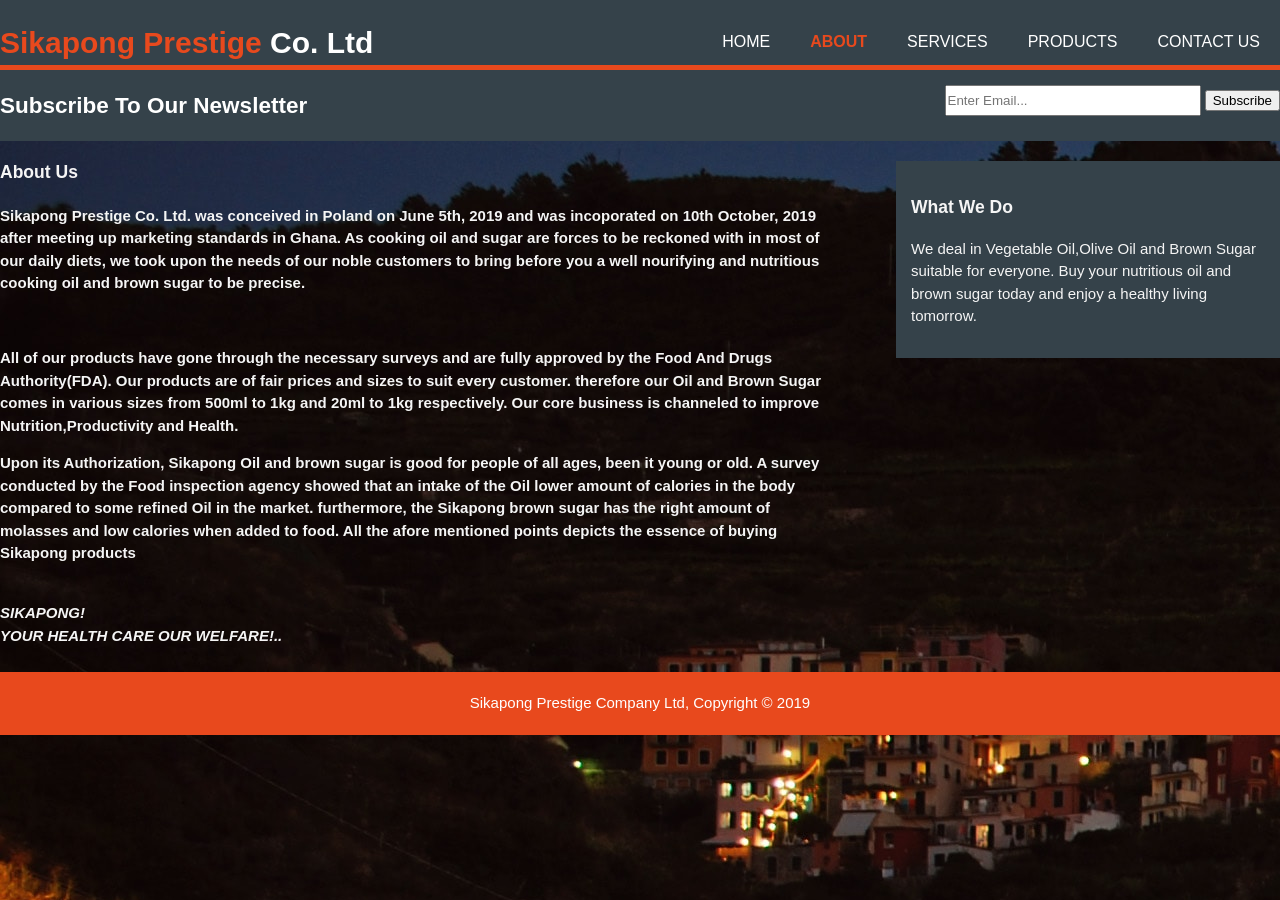
<file: about.html>
<!DOCTYPE html>
<html>
    <head>
        <meta charset="utf-8">
        <meta name="viewport" content="width=device-width">
        <meta name="description" content="Affordable and healthy cooking oil">
        <meta name="keywords" content="vegetable cooking oil, oilve cooking oil">
        <meta name="author" content="Agyekum O.Boadi Samuel">
        <title> Welcome To About</title>
        <link rel="stylesheet" href="./css/style.css">
    </head>
    <body>
       <header>

           <div class="container">
            <div id="branding">
                <h1><span class="highlight"> Sikapong Prestige</span> Co. Ltd</h1>
           </div> 
           <nav>
            <ul>

                <li><a href="index.html">Home</a></li>
                <li class="current"><a href="about.html">About</a></li>
                <li><a href="services.html">Services</a></li>
                <li><a href="products.html">Products</a></li>
                <li><a href="contact.html">Contact Us</a></li>
            </ul>

           </nav>
       </header> 

       <section id="newsletter">
           <div class="container">
               <h1>Subscribe To Our Newsletter</h1>

               <form>
                   <input type="email" placeholder="Enter Email...">
                   <button type="submit" class="button1">Subscribe</button>
               </form>  
           </div>
       </section>

       <section id="main">
           <div class="container">
            <article id="main-col">
                <h1 class="page-title">About Us</h1>
                <p><h4>Sikapong Prestige Co. Ltd. was conceived in Poland on June 5th, 2019 and was incoporated on 
                10th October, 2019 after meeting up marketing standards in Ghana. As cooking oil and sugar are forces
                 to be reckoned with in most of our daily diets, we took upon the needs of our noble customers to bring
                before you a well nourifying and nutritious cooking oil and brown sugar to be precise.</p><br>
                <p> All of our products have 
                gone through the necessary surveys and are fully approved by the Food And Drugs Authority(FDA). Our
                 products are of fair prices and sizes 
                to suit every customer. therefore our Oil and Brown Sugar comes in various sizes from 500ml to 1kg and
                 20ml to 1kg respectively.
                Our core business is channeled to improve Nutrition,Productivity and Health.<br>
                <p>
                        Upon its Authorization, Sikapong Oil and brown sugar is good for people of all ages, been it
                         young or old. A survey conducted by 
                        the Food inspection agency showed that an intake of the Oil lower amount of calories in the body 
                        compared to some refined Oil in the market.
                        furthermore, the Sikapong brown sugar has the right amount of molasses and low calories when 
                        added to food.
                        All the afore mentioned points depicts the essence of buying Sikapong products
                    </p> <br>
                <i> SIKAPONG! <br>
                YOUR HEALTH CARE OUR WELFARE!..</i></h4></p>

            </article>

            <aside id="sidebar">
                <div class="dark">
                <h3>What We Do</h3>
                <p>We deal in Vegetable Oil,Olive Oil and Brown Sugar suitable for everyone. Buy your nutritious oil 
                    and 
                    brown sugar today and enjoy a healthy living tomorrow.</p> 
                </div>
            </aside>
        </div> 
        </section> 
    

        <footer>
            <p>Sikapong Prestige Company Ltd, Copyright &copy; 2019</p>
        </footer>
        </body></html>
</file>
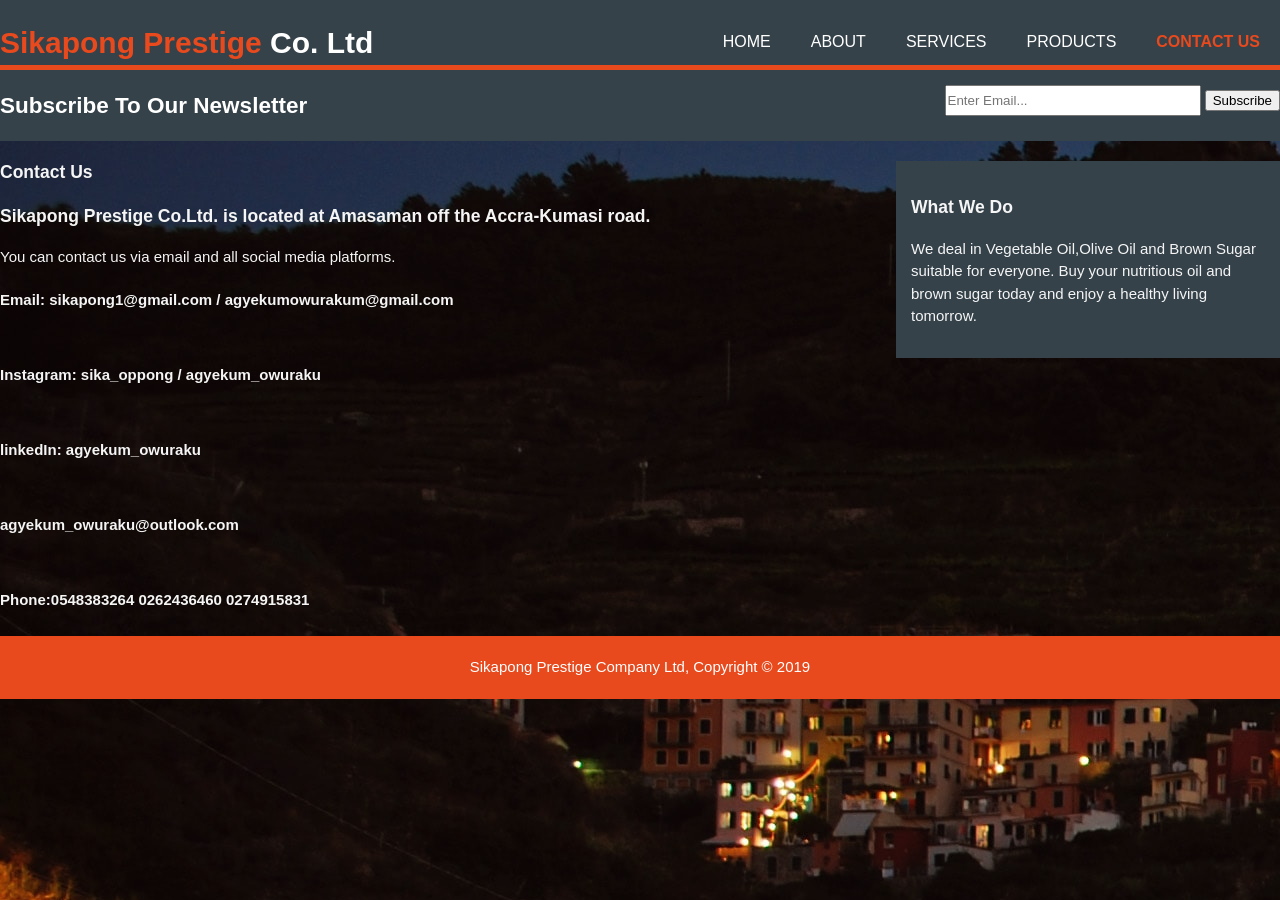
<file: contact.html>
<!DOCTYPE html>
<html>
    <head>
        <meta charset="utf-8">
        <meta name="viewport" content="width=device-width">
        <meta name="description" content="Affordable and healthy cooking oil">
        <meta name="keywords" content="vegetable cooking oil, oilve cooking oil">
        <meta name="author" content="Agyekum O.Boadi Samuel">
        <title> Welcome To Contact</title>
        <link rel="stylesheet" href="./css/style.css">
    </head>
    <body>
       <header>

           <div class="container">
            <div id="branding">
                <h1><span class="highlight"> Sikapong Prestige</span> Co. Ltd</h1>
           </div> 
           <nav>
            <ul>

                <li><a href="index.html">Home</a></li>
                <li><a href="about.html">About</a></li>
                <li><a href="services.html">Services</a></li>
                <li><a href="products.html">Products</a></li>
                <li class="current"><a href="contact.html">Contact Us</a></li>
            </ul>

           </nav>
       </header> 

       <section id="newsletter">
           <div class="container">
               <h1>Subscribe To Our Newsletter</h1>

               <form>
                   <input type="email" placeholder="Enter Email...">
                   <button type="submit" class="button1">Subscribe</button>
               </form>  
           </div>
       </section>

       <section id="main">
           <div class="container">
            <article id="main-col">
                <h1 class="page-title">Contact Us</h1>
                <h3>Sikapong Prestige Co.Ltd. is located at Amasaman off the Accra-Kumasi road.</h3>
                You can contact us via email and all social media platforms.
                <ul>
                    <li>
                        <h4><p>Email: sikapong1@gmail.com / agyekumowurakum@gmail.com</p><br>
                        <p> Instagram: sika_oppong / agyekum_owuraku</p><br>
                        <p> linkedIn: agyekum_owuraku </p><br>
                        <p> agyekum_owuraku@outlook.com </p><br>
                        <p> Phone:0548383264
                                   0262436460
                                   0274915831</p></h4>

                    </li>
                </ul>


            </article>

            <aside id="sidebar">
                <div class="dark">
                <h3>What We Do</h3>
                <p>We deal in Vegetable Oil,Olive Oil and Brown Sugar suitable for everyone. Buy your nutritious oil and brown sugar today and enjoy a healthy living tomorrow.</p> 
                </div>
            </aside>
       </div> 
    </section> 
<section>
    <footer>
            <p>Sikapong Prestige Company Ltd, Copyright &copy; 2019</p>
        </footer>
        </section>
</body>
</html>
</file>
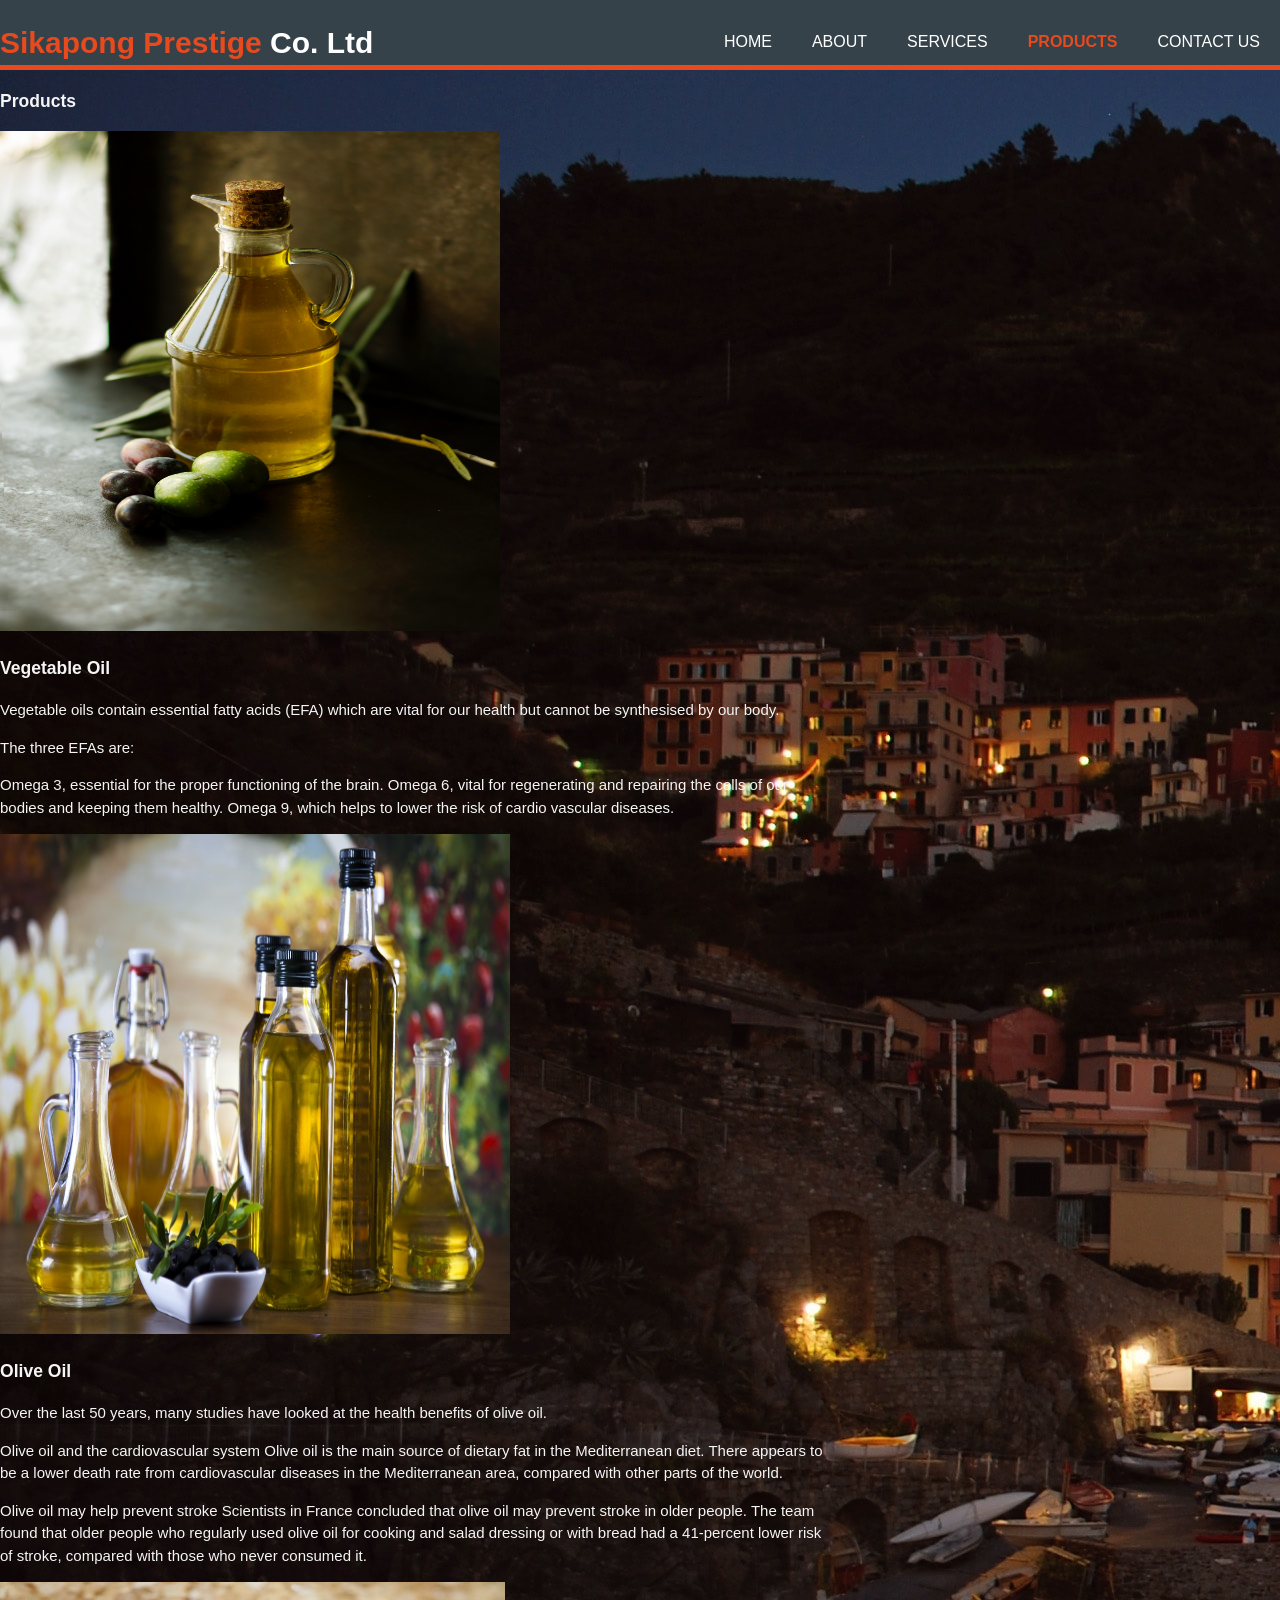
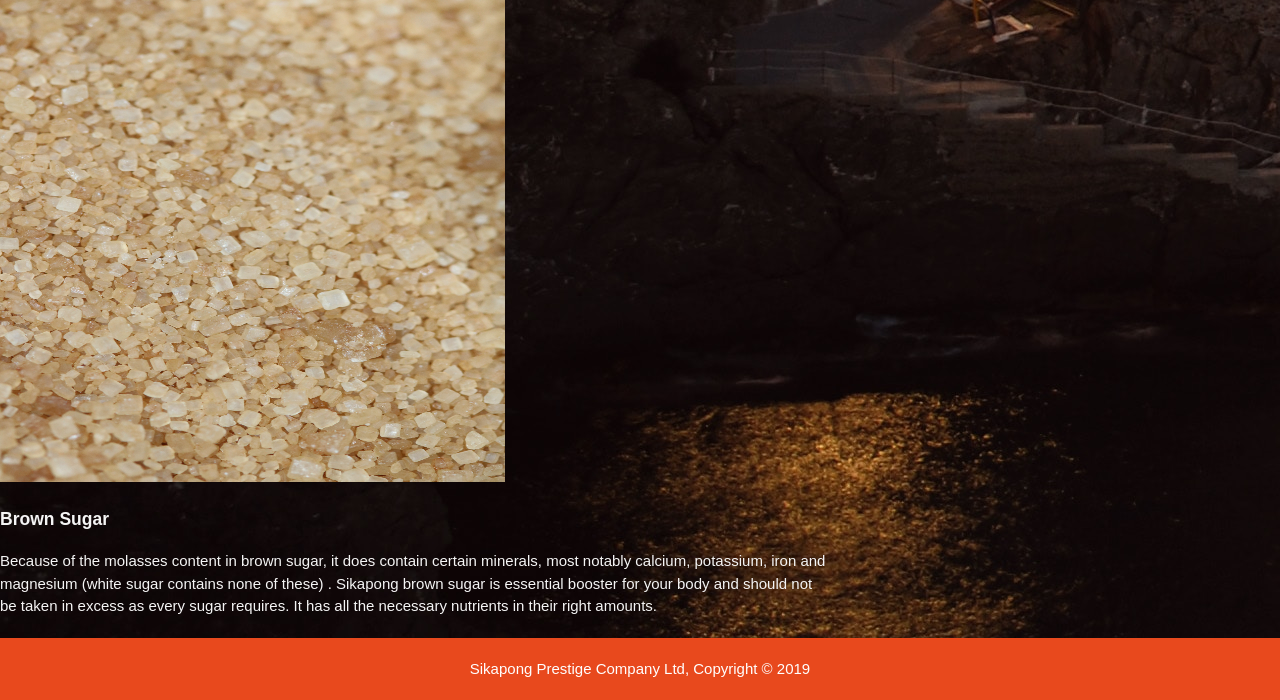
<file: products.html>
<!DOCTYPE html>
<html>
    <head>
        <meta charset="utf-8">
        <meta name="viewport" content="width=device-width">
        <meta name="description" content="Affordable and healthy cooking oil">
        <meta name="keywords" content="vegetable cooking oil, oilve cooking oil">
        <meta name="author" content="Agyekum O.Boadi Samuel">
        <title> Welcome To Products </title>
        <link rel="stylesheet" href="./css/style.css">
    </head>
    <body>
       <header>

           <div class="container">
            <div id="branding">
                <h1><span class="highlight"> Sikapong Prestige</span> Co. Ltd</h1>
           </div> 
           <nav>
            <ul>

                <li><a href="index.html">Home</a></li>
                <li><a href="about.html">About</a></li>
                <li><a href="services.html">Services</a></li>
                <li class="current"><a href="products.html">Products</a></li>
                <li><a href="contact.html">Contact Us</a></li>
            </ul>

           </nav>
       </header> 

       

       <section id="main">
           <div class="container">
            <article id="main-col">
                <h1 class="page-title">Products</h1>

                <div class="container">
                        <div class="box">
                            <img src="./img/relveget.jpg" height="500px" width="500px">
                            <h3>Vegetable Oil</h3>
                            <p>Vegetable oils contain essential fatty acids (EFA) which are vital for
                                 our health but cannot be synthesised by our body.
                             <p>The three EFAs are:</p>
                            Omega 3, essential for the proper functioning of the brain. 
                            Omega 6, vital for regenerating and repairing the cells of our bodies and keeping 
                            them healthy.
                            Omega 9, which helps to lower the risk of cardio vascular diseases.</p>
                        </div>

                <div class="box">
                        <img src="./img/olive.jpg"height="500px" width="510px">
                <h3>Olive Oil</h3>
                <p>Over the last 50 years, many studies have looked at the health benefits of olive oil.</p>
                       <p> Olive oil and the cardiovascular system
                        Olive oil is the main source of dietary fat in the Mediterranean diet. There appears to 
                        be a lower death rate from cardiovascular diseases in the Mediterranean area, compared 
                        with other parts of the world.
                        <p> Olive oil may help prevent stroke
                    Scientists in France concluded that olive oil may prevent stroke in older people.
                    The team found that older people who regularly used olive oil for cooking and salad dressing
                     or with bread had a 41-percent lower risk of stroke, compared with those who never consumed it.</p>

                    <div class="box">
                            <img src="./img/brownsugar.jpg" height="500px" width="505px">
                            <h3>Brown Sugar</h3>
                            <p>Because of the molasses content in brown sugar, it does contain certain minerals, 
                                most notably calcium, potassium, iron and magnesium (white sugar contains none of these)
                                . Sikapong brown sugar is essential booster for your body and should not be taken in 
                                excess as every sugar requires. It has all the necessary nutrients in their right amounts.</p>
                         </div>
                   </div> 

                   </article>
                </section>
            

                     <footer id="push down">
                    <p>Sikapong Prestige Company Ltd, Copyright &copy; 2019</p>
                    </footer>
                </body>
                </html>
</file>
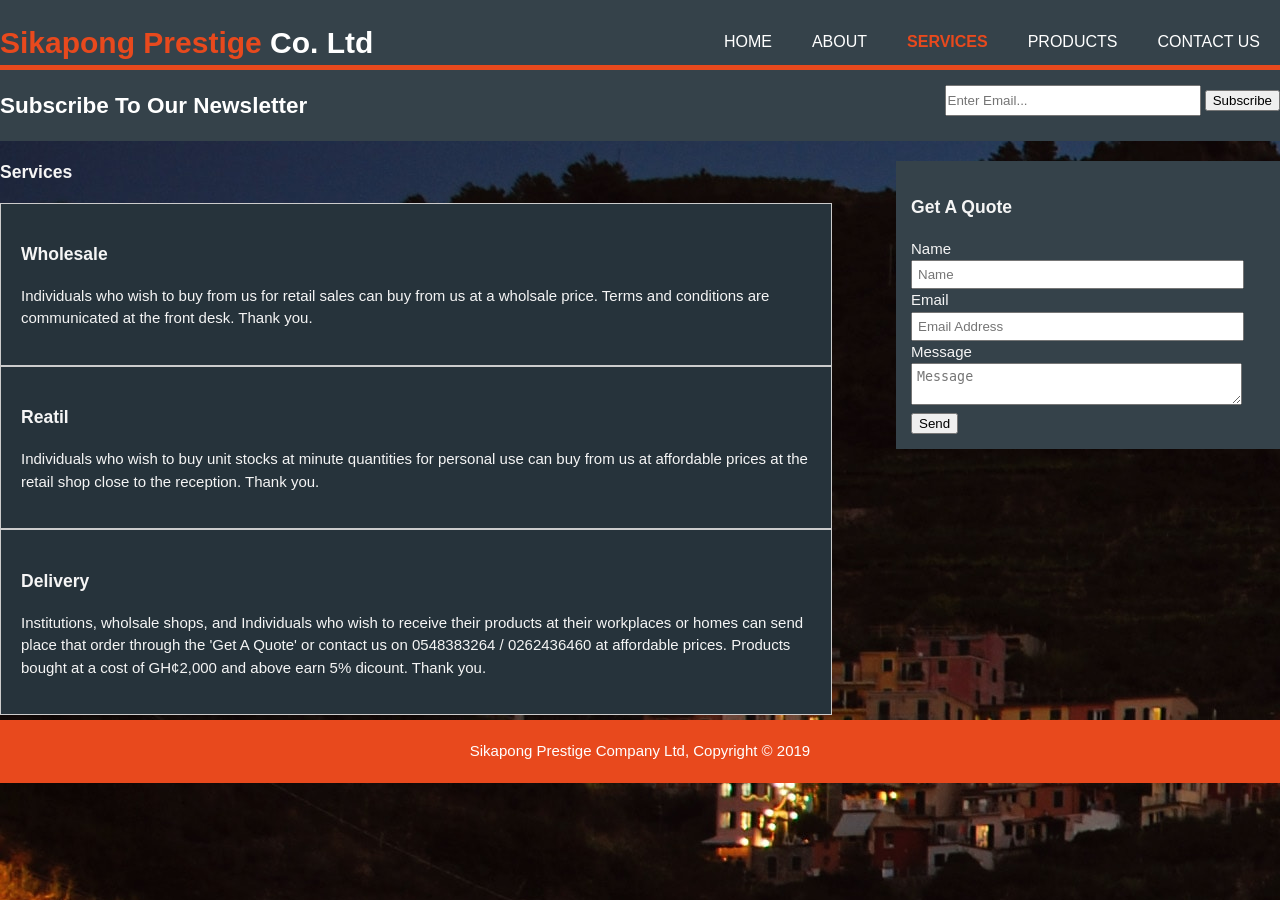
<file: services.html>
<!DOCTYPE html>
<html>
    <head>
        <meta charset="utf-8">
        <meta name="viewport" content="width=device-width">
        <meta name="description" content="Affordable and healthy cooking oil">
        <meta name="keywords" content="vegetable cooking oil, oilve cooking oil">
        <meta name="author" content="Agyekum O.Boadi Samuel">
        <title> Welcome To Sikapong Services </title>
        <link rel="stylesheet" href="./css/style.css">
    </head>
    <body>
       <header>

           <div class="container">
            <div id="branding">
                <h1><span class="highlight"> Sikapong Prestige</span> Co. Ltd</h1>
           </div> 
           <nav>
            <ul>

                <li><a href="index.html">Home</a></li>
                <li><a href="about.html">About</a></li>
                <li class="current"><a href="services.html">Services</a></li>
                <li><a href="products.html">Products</a></li>
                <li><a href="contact.html">Contact Us</a></li>
            </ul>

           </nav>
       </header> 

       <section id="newsletter">
           <div class="container">
               <h1>Subscribe To Our Newsletter</h1>

               <form>
                   <input type="email" placeholder="Enter Email...">
                   <button type="submit" class="button1">Subscribe</button>
               </form>  
           </div>
       </section>

       <section id="main">
           <div class="container">
            <article id="main-col">
                <h1 class="page-title">Services</h1>
                <ul id="services">
                    <li>
                        <h3>Wholesale</h3>
                        <p>
                            Individuals who wish to buy from us for retail sales can buy from us at a wholsale
                             price. Terms and conditions are communicated at the front desk. Thank you.
                        </p>
                    </li>
                    <li>
                    <h3>Reatil</h3>
                        <p>
                            Individuals who wish to buy unit stocks at minute quantities for personal use
                             can buy from us at affordable prices at the retail shop close to the reception. 
                             Thank you.
                        </p>
                    </li>
                    <li>
                    <h3>Delivery</h3>
                        <p>
                        Institutions, wholsale shops, and Individuals who wish to receive their products at 
                        their workplaces or homes can send place that order through the 'Get A Quote' 
                         or contact us on 0548383264 / 0262436460 at affordable prices. Products bought at a
                          cost of GH¢2,000 and above earn 5% dicount. Thank you.
                        </p>
                    </li>

                </ul>
            </article>

            <aside id="sidebar">
                <div class="dark">
                <h3>Get A Quote</h3>

                <form class="quote">
                    <div>
                        <label>Name</label><br>
                        <input type="text"  placeholder="Name">

                    </div>
                    <div>

                        <label>Email</label><br>
                        <input type="email" placeholder="Email Address">
                    </div>
                      <div>
                        <label>Message</label><br>
                        <textarea placeholder="Message"></textarea>
                    </div>

                    <button class="button_1" type="submit">Send</button>
                </form>
                </div>
            </aside>
       </div> 
    </section> 

    <footer>
            <p>Sikapong Prestige Company Ltd, Copyright &copy; 2019</p>
        </footer>
</body>
</html>
</file>
<file: css/style.css>
body{
font-family: Arial, Helvetica, sans-serif;
font-size: 15px;
line-height: 1.5;

padding: 0;
margin: 0;

background-image: url('../img/earth.jpg');
}
/*global cont*/
.container{
    width:100%;
    margin: auto;
    overflow: hidden;
}

ul{
    margin: 0%;
    padding: 0%;
}

button_1{
    height: 38px;
    background: #e8491d;
    border: 0;
    padding-left: 20px;
    padding-right: 20px;
    color: #ffffff;
}

.dark{
    padding: 15px;
    background: #35424a;
    color: whitesmoke;
    margin-top: 10px;
    margin-bottom: 10px;
}

/*header**/

header{
    background: #35424a;
    color: #ffffff;
    padding-top: 20px;
    min-height: 20px ;
    border-bottom: #e8491d 5px solid;
    
}

header a{

    color:#ffffff;
    text-decoration: none;
    text-transform: uppercase;
    font-size: 16px;
}


header li {
    float: left;
    display: inline;
    padding: 0 20px 0 20px;
}

header #branding{
    float: left;
}

header #branding h1{
margin: 0%;
}

header nav{
    float: right;
    margin-top: 10px;
}

header .highlight, header .current a{
    color: #e8491d;
    font-weight: bold;
}

header a:hover{
    color: grey;
    font-weight: bold;
}

/*vegetable*/

#showcase{
    min-height: 400px;
    background: url('../img/oliveb.jpg') no-repeat 0 - 400px;
text-align: center;
color:whitesmoke
}


#showcase h1{
    margin-top: 90px;
    font-size: 55px;
    margin-bottom: 20px;
}

#showcase p{
    font: size 20px;
}


/*Newsletter*/
#newsletter{
    padding: 20px bottom;
    color: #ffffff;
    background: #35424a;
}


#newsletter h1{
    float: left;
}

#newsletter form{
    float:right;
    margin-top:15px ;
}

#newsletter input[type="email"]{
   padding:1px;
   height:25px;
   width:250px;

}

/*Boxes*/

#boxes{
    margin-top:20px;
    color:whitesmoke;
    
}

#boxes .box{
    float: left;
    text-align: center;
    width: 30%;
    padding: 10px;
}

#boxes .box img{
    widows: 90px;
}

footer{
    padding: 10px;
    margin-top: 10px;
    color: #ffffff;
    background-color: #e8491d;
    text-align: center;
}

/*sidebar*/
aside#sidebar{
    float: right;
    width: 30%;
    margin-top: 10px;
    color: whitesmoke;
}

aside#sidebar .quote input,  aside#sidebar .quote textarea{
width: 90%;
padding: 5px;

}

/*main-col*/
article#main-col{
    float: left;
    width: 65%;
    color: whitesmoke;

}

/*services*/
ul#services li{
list-style: none;
padding: 20px;
border: #cccccc solid 1px;
margin-bottom: 0px;
background: #26333b;


}

footer{
    padding: 5px;
    margin-top: 5px;
    color: #ffffff;
    background-color: #e8491d;
    text-align: center;
    
}
 
/*media queries*/
@media(max-width: 768px){
   
    header #branding,
    header nav,
    header nav li
    #newsletter h1,
    newsletter form,
    #boxes.box,
    article#main-col,
    aside#sidebar{
        float: none;
        text-align: center;
        width: 100%;
    }

    header{
        padding-bottom: 10px;
    }

    #showcase h1{
        margin-top: 40px;
    }


    newsletter button, .quote button{
        display: block;
        width: 100%;
    }

    newsletter form input[type="email"], .quote input, .quote textarea{
        width: 100%;
        margin-bottom: 5px;
    }
}
</file>
